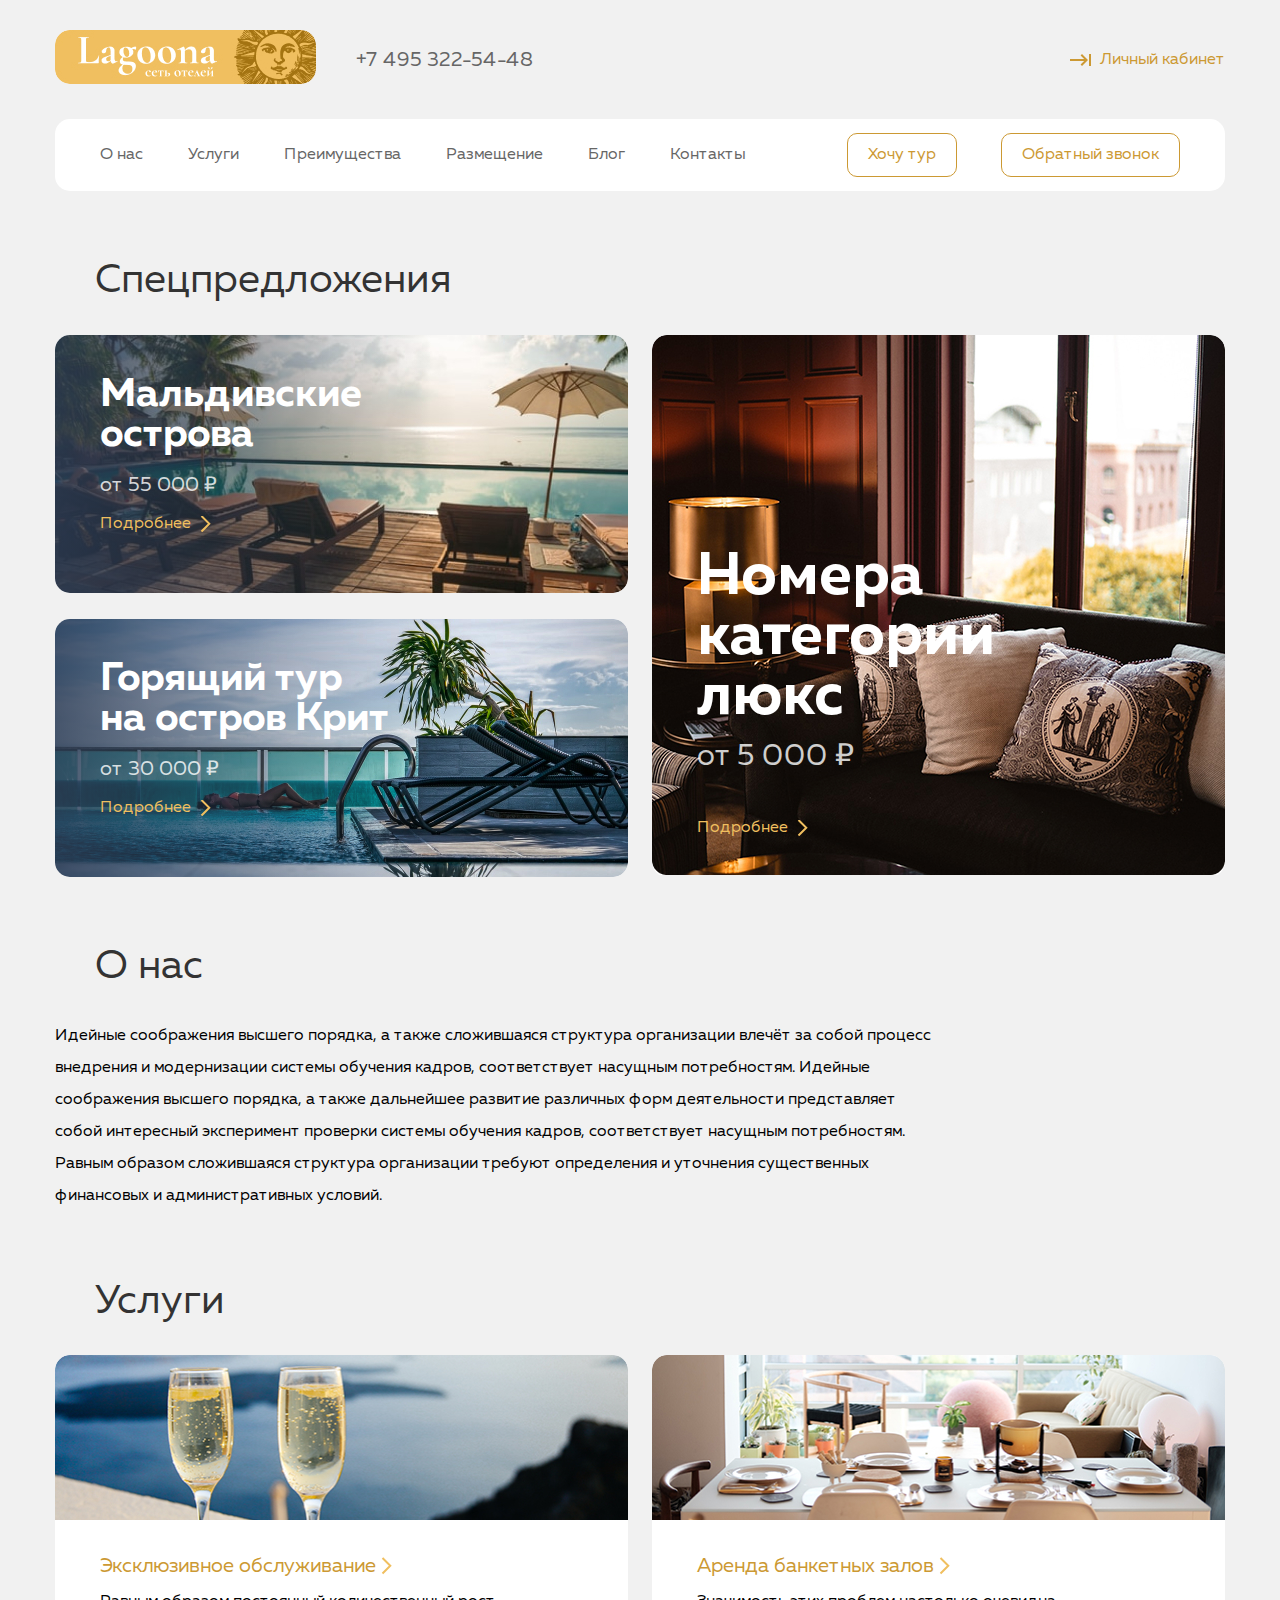
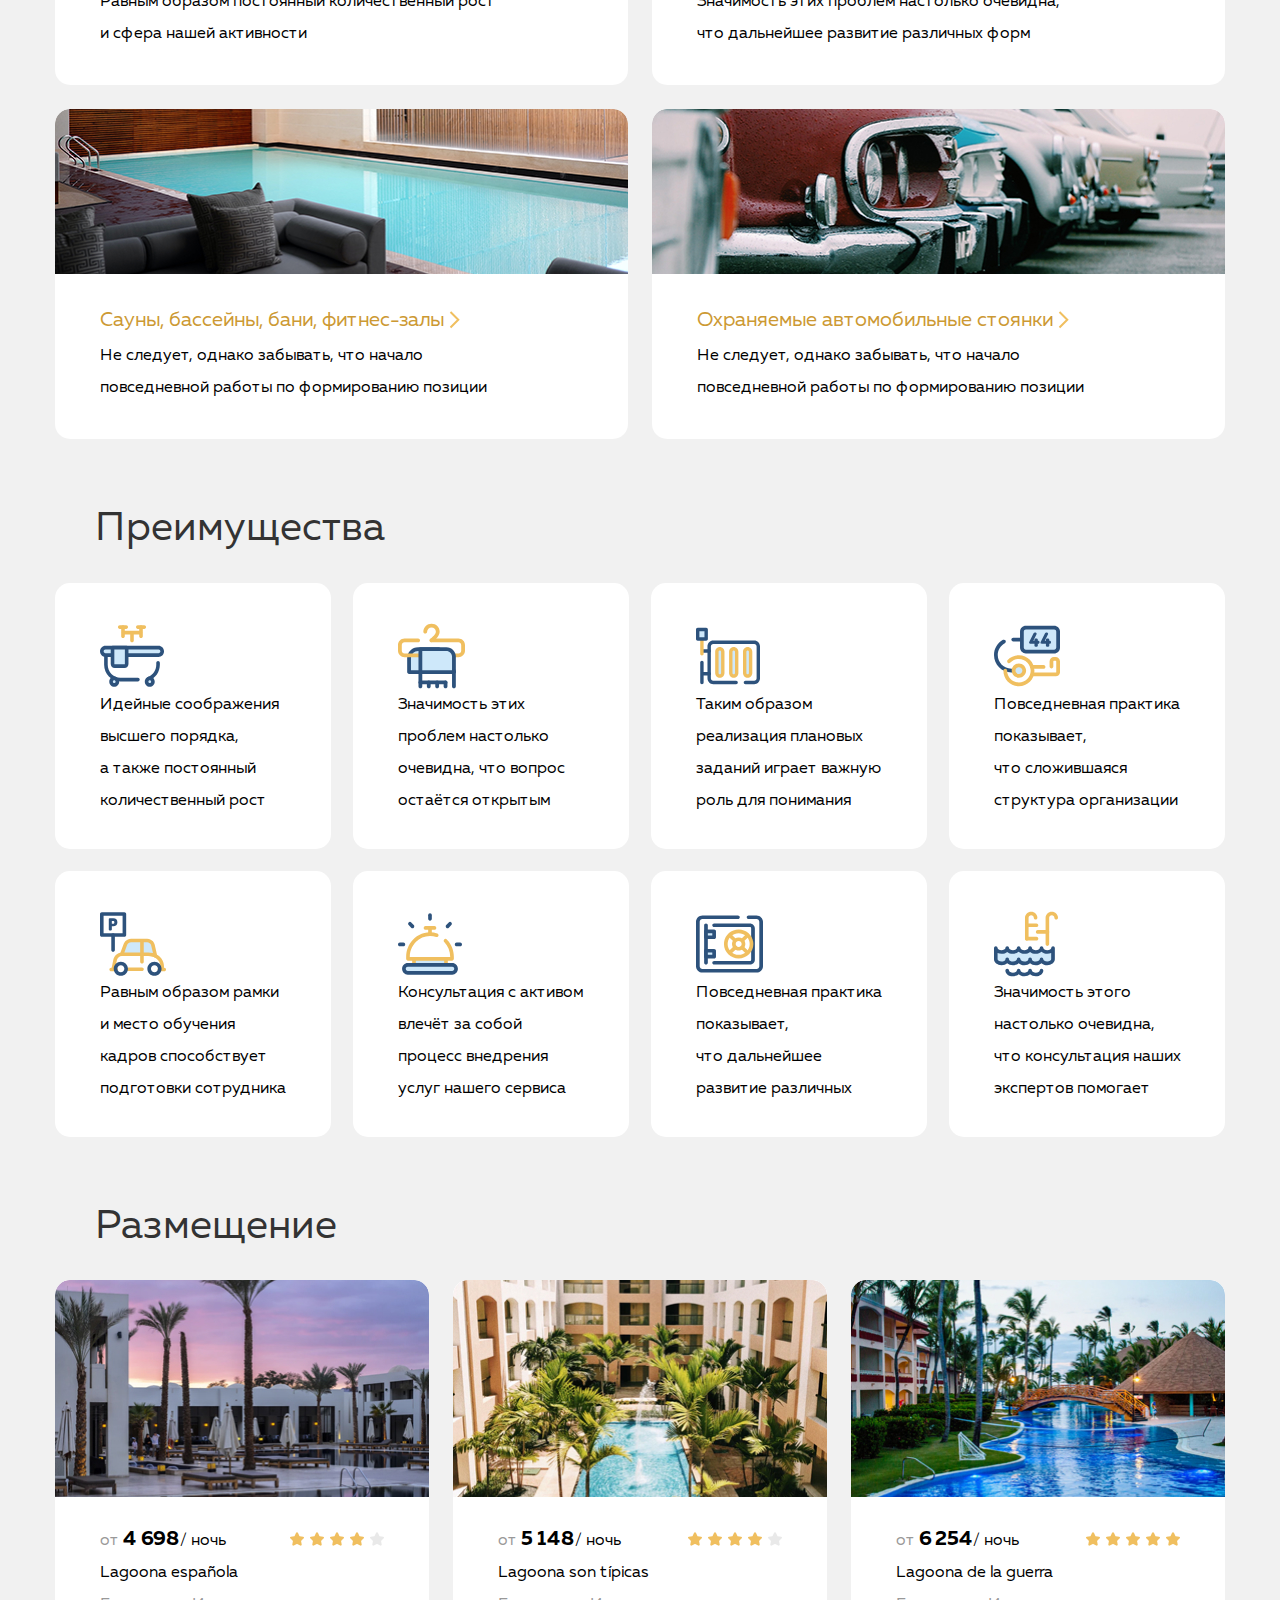
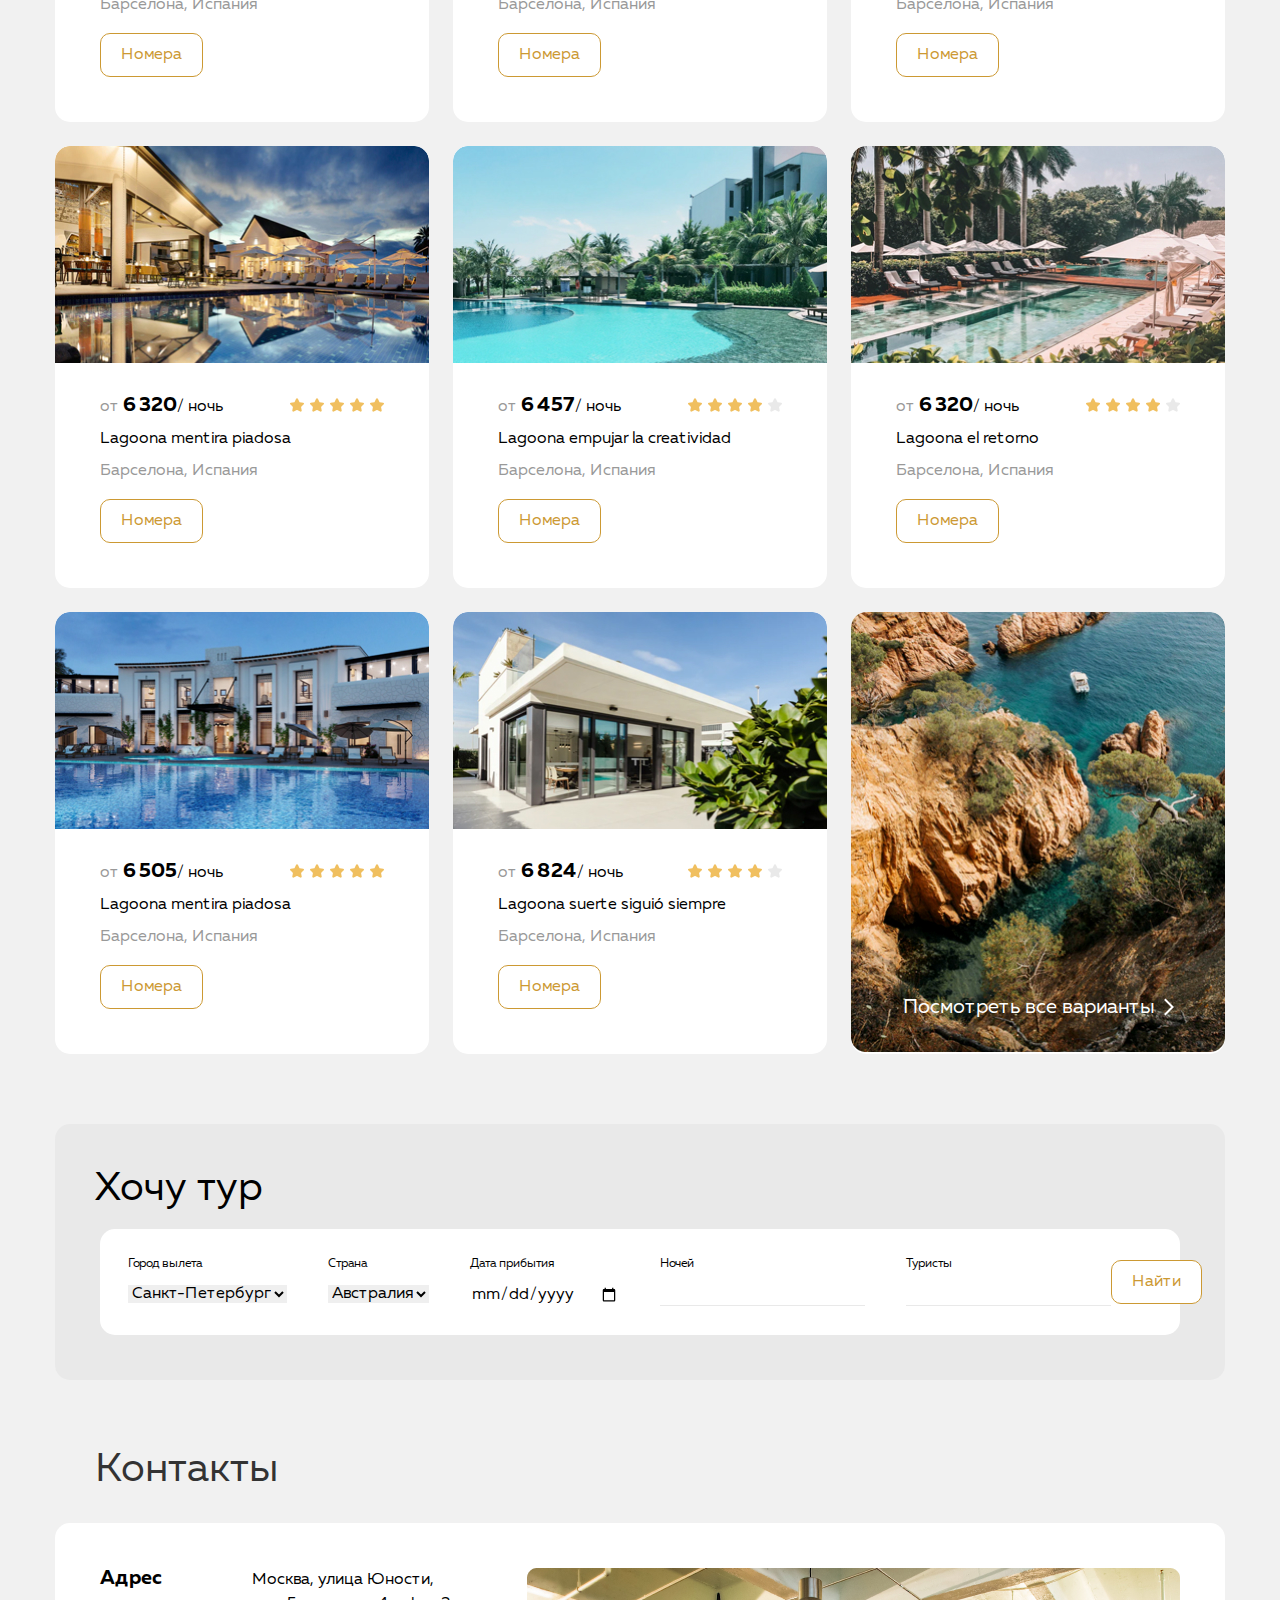
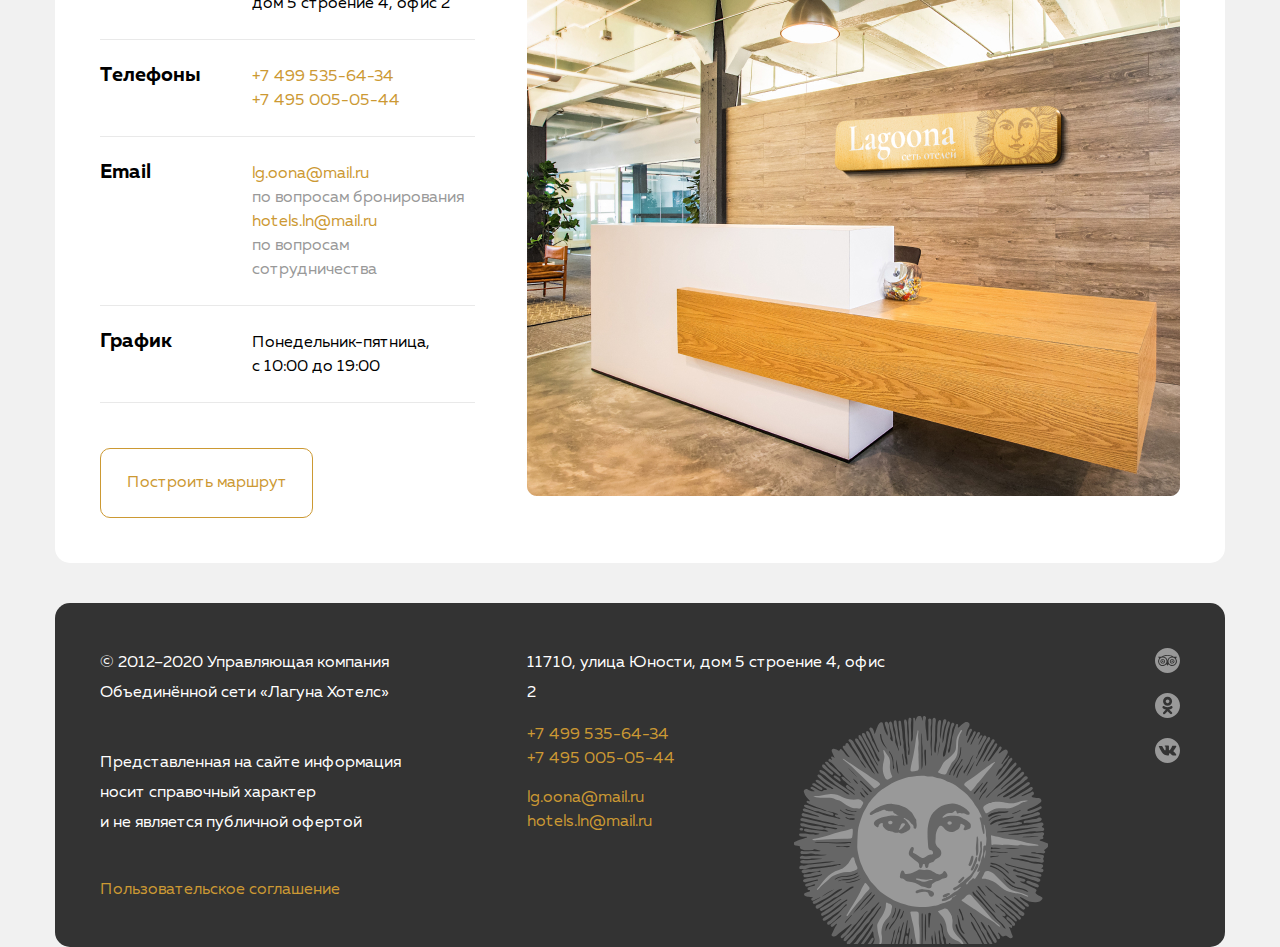
<file: TestWebsite/index.html>
<!DOCTYPE html>
<html lang="en">

<head>
  <meta charset="UTF-8">
  <meta name="viewport" content="width=device-width, initial-scale=1.0">
  <title>Lagoona</title>
  <link rel="icon" type="image/x-icon" href="./img/favicon.svg">
  <link rel="stylesheet" href="./css/normalize.css">
  <link rel="stylesheet" href="./css/style.css">
</head>

<body>
  <div class="site-container container">
    <header class="header">
      <div class="container header-container">
        <div class="flex header-contacts">
          <div class="flex header-logo-tel">
            <a class="header-logo" href="#">
              <img src="img/logo.jpg" alt="Logo" class="header-logo-img">
            </a>
            <a href="tel:+74953225448" class="contact-item-link">+7 495 322-54-48</a>
          </div>
          <a class="header-link" href="#">Личный кабинет</a>
        </div>
        <nav class="header-nav flex">
          <ul class="header-list list-reset flex">
            <li class="header-list-item"><a href="#aboutus" class="header-link-nav">О&nbsp;нас</a></li>
            <li class="header-list-item"><a href="#services" class="header-link-nav">Услуги</a></li>
            <li class="header-list-item"><a href="#advantages" class="header-link-nav">Преимущества</a></li>
            <li class="header-list-item"><a href="#placement" class="header-link-nav">Размещение</a></li>
            <li class="header-list-item"><a href="#blog" class="header-link-nav">Блог</a></li>
            <li class="header-list-item"><a href="#contacts" class="header-link-nav">Контакты</a></li>
          </ul>
          <div>
            <button class="header-btn btn">Хочу тур</button>
            <button class="header-btn btn">Обратный звонок</button>
          </div>
        </nav>
      </div>
    </header>
    <main class="main">
      <section class="offers">
        <div class="offers-container">
          <h2 class="offers-title">Спецпредложения</h2>
          <div class="offer-content flex">
            <div class="offer-left">
              <article class="offer-article-top offer-article--small">
                <h3 class="offer-title">Мальдивские острова</h3>
                <p class="offer-text">от&nbsp;55&nbsp;000&nbsp;₽</p>
                <a href="#" class="offers-detail">Подробнее</a>
              </article>
              <article class="offer-article-bottom offer-article--small">
                <h3 class="offer-title">Горящий тур на&nbsp;остров Крит</h3>
                <p class="offer-text">от&nbsp;30&nbsp;000&nbsp;₽</p>
                <a href="#" class="offers-detail">Подробнее</a>
              </article>
            </div>
            <article class="offer-article offer-article--big">
              <h3 class="offer-title-right">Номера категории люкс</h3>
              <p class="offer-text-right">от&nbsp;5&nbsp;000&nbsp;₽</p>
              <a href="#" class="offers-detail">Подробнее</a>
            </article>
          </div>
        </div>
      </section>
      <section id="aboutus" class="aboutus">
        <div class="container aboutus-container">
          <h2 class="aboutus-title">
            О&nbsp;нас
          </h2>
          <p class="aboutus-text">
            Идейные соображения высшего порядка, а&nbsp;также сложившаяся структура организации влечёт
            за&nbsp;собой процесс внедрения и&nbsp;модернизации системы обучения кадров, соответствует
            насущным потребностям. Идейные соображения высшего порядка, а&nbsp;также дальнейшее развитие
            различных форм деятельности представляет собой интересный эксперимент проверки системы обучения
            кадров, соответствует насущным потребностям. Равным образом сложившаяся структура организации
            требуют определения и&nbsp;уточнения существенных финансовых
            и&nbsp;административных условий.
          </p>
        </div>
      </section>
      <section id="services" class="services">
        <div class="container services-container">
          <h2 class="services-title-main">
            Услуги
          </h2>
          <ul class="services-list flex list-reset">
            <li class="services-list-item item--1">
              <div class="services-content">
                <h3 class="services-title">
                  <a href="#" class="services-item-link">
                    <span>Эксклюзивное обслуживание</span>
                    <img class="services-arrow-link" src="./img/off-details.svg" alt="arrow">
                  </a>
                </h3>
                <p class="services-item-text">
                  Равным образом постоянный количественный рост и&nbsp;сфера нашей активности
                </p>
              </div>
            </li>
            <li class="services-list-item item--2">
              <div class="services-content">
                <h3 class="services-title">
                  <a href="#" class="services-item-link">
                    <span>Аренда банкетных залов</span>
                    <img class="services-arrow-link" src="./img/off-details.svg" alt="arrow">
                  </a>
                </h3>
                <p class="services-item-text">
                  Значимость этих проблем настолько очевидна, что дальнейшее развитие различных форм
                </p>
              </div>
            </li>
            <li class="services-list-item item--3">
              <div class="services-content">
                <h3 class="services-title">
                  <a href="#" class="services-item-link">
                    <span>Сауны, бассейны, бани, фитнес-залы</span>
                    <img class="services-arrow-link" src="./img/off-details.svg" alt="arrow">
                  </a>
                </h3>
                <p class="services-item-text">
                  Не&nbsp;следует, однако забывать, что начало повседневной работы
                  по&nbsp;формированию
                  позиции
                </p>
              </div>
            </li>
            <li class="services-list-item item--4">
              <div class="services-content">
                <h3 class="services-title">
                  <a href="#" class="services-item-link">
                    <span>Охраняемые автомобильные стоянки</span>
                    <img class="services-arrow-link" src="./img/off-details.svg" alt="arrow">
                  </a>
                </h3>
                <p class="services-item-text">
                  Не&nbsp;следует, однако забывать, что начало повседневной работы
                  по&nbsp;формированию
                  позиции
                </p>
              </div>
            </li>
          </ul>
        </div>
      </section>
      <section id="advantages" class="advantages">
        <div class="container advantages__container">
          <h2 class="advantages-title">
            Преимущества
          </h2>
          <ul class="advantages-list list-reset">
            <li class="advantages-list-item">
              <img src="./img/advantages-1.svg" alt="">
              <p class="advantages-text ">
                Идейные соображения высшего порядка,
                а также постоянный количественный рост
              </p>
            </li>
            <li class="advantages-list-item">
              <img src="./img/advantages-2.svg" alt="">
              <p class="advantages-text">
                Значимость этих проблем настолько очевидна, что вопрос остаётся открытым
              </p>
            </li>
            <li class="advantages-list-item">
              <img src="./img/advantages-3.svg" alt="">
              <p class="advantages-text">
                Таким образом реализация плановых заданий играет важную роль для понимания
              </p>
            </li>
            <li class="advantages-list-item">
              <img src="./img/advantages-4.svg" alt="">
              <p class="advantages-text">
                Повседневная практика показывает, что сложившаяся структура организации
              </p>
            </li>
            <li class="advantages-list-item">
              <img src="./img/advantages-5.svg" alt="">
              <p class="advantages-text">
                Равным образом рамки и место обучения кадров способствует подготовки сотрудника
              </p>
            </li>
            <li class="advantages-list-item">
              <img src="./img/advantages-6.svg" alt="">
              <p class="advantages-text">
                Консультация с активом влечёт за собой процесс внедрения услуг нашего сервиса
              </p>
            </li>
            <li class="advantages-list-item">
              <img src="./img/advantages-7.svg" alt="">
              <p class="advantages-text">
                Повседневная практика показывает, что дальнейшее развитие различных
              </p>
            </li>
            <li class="advantages-list-item">
              <img src="./img/advantages-8.svg" alt="">
              <p class="advantages-text">
                Значимость этого настолько очевидна, что консультация наших экспертов помогает
              </p>
            </li>
          </ul>
        </div>
      </section>
      <section id="placement" class="placement">
        <div class="container placement__container">
          <h2 class="placement-title-main">
            Размещение
          </h2>
          <ul class="placement-list flex list-reset">
            <li class="placement-list-item">
              <article class="placement-article">
                <img src="img/placement-1.jpg" alt="Placement picture" class="placement-picture">
                <div class="article-text">
                  <div class="article-top">
                    <div class="article-price">
                      <span class="article-price-gray">от</span>
                      <span class="article-price-money">4 698</span>
                      <span class="article-price-dark">/ ночь</span>
                    </div>
                    <div class="article-stars">
                      <img class="article-star-img" src="img/i-star.svg" alt="Рейтинг отеля 4 из 5">
                      <img class="article-star-img" src="img/i-star.svg" alt="">
                      <img class="article-star-img" src="img/i-star.svg" alt="">
                      <img class="article-star-img" src="img/i-star.svg" alt="">
                      <img class="article-star-img" src="img/i-star-empty.svg" alt="">
                    </div>
                  </div>
                  <h3 class="placement-title">
                    Lagoona española
                  </h3>
                  <p class="placement-location">
                    Барселона, Испания
                  </p>
                  <button class="btn placement-btn">Номера</button>
                </div>
              </article>
            </li>
            <li class="placement-list-item">
              <article class="placement-article">
                <img src="img/placement-2.jpg" alt="Placement picture" class="placement-picture">
                <div class="article-text">
                  <div class="article-top">
                    <div class="article-price">
                      <span class="article-price-gray">от</span>
                      <span class="article-price-money">5 148</span>
                      <span class="article-price-dark">/ ночь</span>
                    </div>
                    <div class="article-stars">
                      <img class="article-star-img" src="img/i-star.svg" alt="Рейтинг отеля 4 из 5">
                      <img class="article-star-img" src="img/i-star.svg" alt="">
                      <img class="article-star-img" src="img/i-star.svg" alt="">
                      <img class="article-star-img" src="img/i-star.svg" alt="">
                      <img class="article-star-img" src="img/i-star-empty.svg" alt="">
                    </div>
                  </div>
                  <h3 class="placement-title">
                    Lagoona son típicas
                  </h3>
                  <p class="placement-location">
                    Барселона, Испания
                  </p>
                  <button class="btn placement-btn">Номера</button>
                </div>
              </article>
            </li>
            <li class="placement-list-item">
              <article class="placement-article">
                <img src="img/placement-3.jpg" alt="Placement picture" class="placement-picture">
                <div class="article-text">
                  <div class="article-top">
                    <div class="article-price">
                      <span class="article-price-gray">от</span>
                      <span class="article-price-money">6 254</span>
                      <span class="article-price-dark">/ ночь</span>
                    </div>
                    <div class="article-stars">
                      <img class="article-star-img" src="img/i-star.svg" alt="Рейтинг отеля 5 из 5">
                      <img class="article-star-img" src="img/i-star.svg" alt="">
                      <img class="article-star-img" src="img/i-star.svg" alt="">
                      <img class="article-star-img" src="img/i-star.svg" alt="">
                      <img class="article-star-img" src="img/i-star.svg" alt="">
                    </div>
                  </div>
                  <h3 class="placement-title">
                    Lagoona de la guerra
                  </h3>
                  <p class="placement-location">
                    Барселона, Испания
                  </p>
                  <button class="btn placement-btn">Номера</button>
                </div>
              </article>
            </li>
            <li class="placement-list-item">
              <article class="placement-article">
                <img src="img/placement-4.jpg" alt="Placement picture" class="placement-picture">
                <div class="article-text">
                  <div class="article-top">
                    <div class="article-price">
                      <span class="article-price-gray">от</span>
                      <span class="article-price-money">6 320</span>
                      <span class="article-price-dark">/ ночь</span>
                    </div>
                    <div class="article-stars">
                      <img class="article-star-img" src="img/i-star.svg" alt="Рейтинг отеля 5 из 5">
                      <img class="article-star-img" src="img/i-star.svg" alt="">
                      <img class="article-star-img" src="img/i-star.svg" alt="">
                      <img class="article-star-img" src="img/i-star.svg" alt="">
                      <img class="article-star-img" src="img/i-star.svg" alt="">
                    </div>
                  </div>
                  <h3 class="placement-title">
                    Lagoona mentira piadosa
                  </h3>
                  <p class="placement-location">
                    Барселона, Испания
                  </p>
                  <button class="btn placement-btn">Номера</button>
                </div>
              </article>
            </li>
            <li class="placement-list-item">
              <article class="placement-article">
                <img src="img/placement-5.jpg" alt="Placement picture" class="placement-picture">
                <div class="article-text">
                  <div class="article-top">
                    <div class="article-price">
                      <span class="article-price-gray">от</span>
                      <span class="article-price-money">6 457</span>
                      <span class="article-price-dark">/ ночь</span>
                    </div>
                    <div class="article-stars">
                      <img class="article-star-img" src="img/i-star.svg" alt="Рейтинг отеля 4 из 5">
                      <img class="article-star-img" src="img/i-star.svg" alt="">
                      <img class="article-star-img" src="img/i-star.svg" alt="">
                      <img class="article-star-img" src="img/i-star.svg" alt="">
                      <img class="article-star-img" src="img/i-star-empty.svg" alt="">
                    </div>
                  </div>
                  <h3 class="placement-title">
                    Lagoona empujar la creatividad
                  </h3>
                  <p class="placement-location">
                    Барселона, Испания
                  </p>
                  <button class="btn placement-btn">Номера</button>
                </div>
              </article>
            </li>
            <li class="placement-list-item">
              <article class="placement-article">
                <img src="img/placement-6.jpg" alt="Placement picture" class="placement-picture">
                <div class="article-text">
                  <div class="article-top">
                    <div class="article-price">
                      <span class="article-price-gray">от</span>
                      <span class="article-price-money">6 320</span>
                      <span class="article-price-dark">/ ночь</span>
                    </div>
                    <div class="article-stars">
                      <img class="article-star-img" src="img/i-star.svg" alt="Рейтинг отеля 4 из 5">
                      <img class="article-star-img" src="img/i-star.svg" alt="">
                      <img class="article-star-img" src="img/i-star.svg" alt="">
                      <img class="article-star-img" src="img/i-star.svg" alt="">
                      <img class="article-star-img" src="img/i-star-empty.svg" alt="">
                    </div>
                  </div>
                  <h3 class="placement-title">
                    Lagoona el retorno
                  </h3>
                  <p class="placement-location">
                    Барселона, Испания
                  </p>
                  <button class="btn placement-btn">Номера</button>
                </div>
              </article>
            </li>
            <li class="placement-list-item">
              <article class="placement-article">
                <img src="img/placement-7.jpg" alt="Placement picture" class="placement-picture">
                <div class="article-text">
                  <div class="article-top">
                    <div class="article-price">
                      <span class="article-price-gray">от</span>
                      <span class="article-price-money">6 505</span>
                      <span class="article-price-dark">/ ночь</span>
                    </div>
                    <div class="article-stars">
                      <img class="article-star-img" src="img/i-star.svg" alt="Рейтинг отеля 5 из 5">
                      <img class="article-star-img" src="img/i-star.svg" alt="">
                      <img class="article-star-img" src="img/i-star.svg" alt="">
                      <img class="article-star-img" src="img/i-star.svg" alt="">
                      <img class="article-star-img" src="img/i-star.svg" alt="">
                    </div>
                  </div>
                  <h3 class="placement-title">
                    Lagoona mentira piadosa
                  </h3>
                  <p class="placement-location">
                    Барселона, Испания
                  </p>
                  <button class="btn placement-btn">Номера</button>
                </div>
              </article>
            </li>
            <li class="placement-list-item">
              <article class="placement-article">
                <img src="img/placement-8.jpg" alt="Placement picture" class="placement-picture">
                <div class="article-text">
                  <div class="article-top">
                    <div class="article-price">
                      <span class="article-price-gray">от</span>
                      <span class="article-price-money">6 824</span>
                      <span class="article-price-dark">/ ночь</span>
                    </div>
                    <div class="article-stars">
                      <img class="article-star-img" src="img/i-star.svg" alt="Рейтинг отеля 4 из 5">
                      <img class="article-star-img" src="img/i-star.svg" alt="">
                      <img class="article-star-img" src="img/i-star.svg" alt="">
                      <img class="article-star-img" src="img/i-star.svg" alt="">
                      <img class="article-star-img" src="img/i-star-empty.svg" alt="">
                    </div>
                  </div>
                  <h3 class="placement-title">
                    Lagoona suerte siguió siempre
                  </h3>
                  <p class="placement-location">
                    Барселона, Испания
                  </p>
                  <button class="btn placement-btn">Номера</button>
                </div>
              </article>
            </li>
            <li class="placement-list-item last-card">
              <a href="#" class="placement-item-more">Посмотреть все варианты</a>
            </li>
          </ul>
        </div>
      </section>
      <section id="blog" class="blog">
        <div class="container blog-container">
        <h2 class="blog-title">Хочу тур</h2>
        <form action="https://jsonplaceholder.typicode.com/posts" method="post" class="form">
            <ul class="blog-list flex list-reset">
              <li class="blog-list-item">
                <span class="form-text">Город вылета</span>
                <select class="select-form" name="city">
                  <option value="Санкт-Петербург" selected>Санкт-Петербург</option>
                </select>
              </li>
              <li class="blog-list-item">
                <span class="form-text">Страна</span>
                <select class="select-form" name="country">
                  <option value="Австралия" selected>Австралия</option>
                </select>
              </li>
              <li class="blog-list-item">
                <span class="form-text">Дата прибытия</span>
                <input class="input-form" type="date" name="date" placeholder="Дата прибытия">
              </li>
              <li class="blog-list-item">
                <span class="form-text">Ночей</span>
                <input class="input-form input-form-bb" type="number" name="nights">
              </li>
              <li class="blog-list-item">
                <span class="form-text">Туристы</span>
                <input class="input-form input-form-bb" type="number" name="tourists" required>
              </li>
            </ul>
            <button class="btn btn-reset btn-form">Найти</button>
          </form>
        </div>
      </section>
      <section id="contacts" class="contacts">
        <div class="container">
          <h2 class="contacts-title">Контакты</h2>
          <div class="contacts-container flex">
            <div class="contacts-container--left">
                <div class="contacts-item-container flex">
                  <h3 class="contacts-list-item-title">Адрес</h3>
                  <div class="contacts-info--right">
                    <p class="contacts-list-item-text">Москва, улица Юности, дом 5 строение 4, офис 2</p>
                  </div>
                </div>
                <div class="contacts-item-container flex">
                  <h3 class="contacts-list-item-title">Телефоны</h3>
                  <div class="contacts-info--right">
                    <a class="contacts-item-link link" href="tel:+74995356434">+7 499 535-64-34</a>
                    <a class="contacts-item-link link" href="tel:+74950050544">+7 495 005-05-44</a>
                  </div>
                </div>
                <div class="contacts-item-container flex">
                  <h3 class="contacts-list-item-title">Email</h3>
                  <div class="contacts-info--right">
                    <a class="contacts-item-link link" href="mailto:lg.oona@mail.ru">lg.oona@mail.ru</a>
                    <p class="contacts-list-item-more">по вопросам бронирования</p>
                    <a class="contacts-item-link link" href="mailto:hotels.ln@mail.ru">hotels.ln@mail.ru</a>
                    <p class="contacts-list-item-more">по вопросам сотрудничества</p>
                  </div>
                </div>
                <div class="contacts-item-container flex">
                  <h3 class="contacts-list-item-title">График</h3>
                  <div class="contacts-info--right">
                    <p class="contacts-list-item-text">Понедельник-пятница, с 10:00 до 19:00</p>
                  </div>
                </div>
                <button class="btn btn-reset btn-contacts">Построить маршрут</button>
            </div>
            <div>
              <img class="contacts-img" src="./img/lagoona-reception.jpg" alt="">
            </div>
          </div>
        </div>
      </section>
    </main>
    <footer class="footer">
      <div class="container footer-container--big flex">
        <div class="footer-container">
          <p class="footer-text--left footer-text">© 2012–2020 Управляющая компания Объединённой сети «Лагуна Хотелс»</p>
          <p class="footer-text--left footer-text">Представленная на сайте информация носит справочный характер и не является публичной офертой</p>
          <a class="footer-link contacts-item-link link" href="">Пользовательское соглашение</a>
        </div>
        <div class="footer-contacts">
          <p class="footer-text--right footer-text">11710, улица Юности, дом 5 строение 4, офис 2</p>
          <div class="footer-links-container">
            <a class="footer-link contacts-item-link link" href="tel:+74995356434">+7 499 535-64-34</a>
            <a class="footer-link contacts-item-link link" href="tel:+74950050544">+7 495 005-05-44</a>
          </div>
          <div class="footer-link contacts-item-links-container">
            <a class="footer-link contacts-item-link link" href="mailto:lg.oona@mail.ru">lg.oona@mail.ru</a>
            <a class="footer-link contacts-item-link link" href="mailto:hotels.ln@mail.ru">hotels.ln@mail.ru</a>
          </div>
        </div>
        <div class="footer-social-container">
          <ul class="footer-social-list list-reset">
            <li class="footer-social-item">
              <a class="footer-social-media " href=""><svg width="25" height="25" viewBox="0 0 25 25" fill="none" xmlns="http://www.w3.org/2000/svg">
                <path d="M17.1779 11.7844C16.3343 11.7844 15.6441 12.449 15.6441 13.2926C15.6441 14.1362 16.3343 14.8263 17.1523 14.8263C17.9959 14.8263 18.6605 14.1362 18.6605 13.3182C18.6861 12.449 18.0214 11.7844 17.1779 11.7844ZM17.1779 14.0595C16.7433 14.0595 16.411 13.7272 16.411 13.2926C16.411 12.858 16.7433 12.5257 17.1779 12.5257C17.6124 12.5257 17.9447 12.8836 17.9447 13.2926C17.9447 13.7272 17.5869 14.0595 17.1779 14.0595Z" fill="#999999"/>
                <path d="M7.7965 9.58598C5.77707 9.56042 4.01327 11.2475 4.06439 13.3948C4.08996 15.3886 5.75151 17.1013 7.84762 17.0757C9.89261 17.0502 11.5542 15.3886 11.5542 13.3436C11.5542 11.2731 9.89261 9.58598 7.7965 9.58598ZM7.84762 15.6187C6.49282 15.6698 5.39364 14.5962 5.39364 13.2925C5.39364 11.9633 6.49282 10.9408 7.71981 10.9663C8.99793 10.9663 10.046 11.9888 10.046 13.2925C10.0715 14.5962 9.04905 15.5676 7.84762 15.6187Z" fill="#999999"/>
                <path d="M12.5 0C5.59815 0 0 5.59815 0 12.5C0 19.4018 5.59815 25 12.5 25C19.4018 25 25 19.4018 25 12.5C25 5.59815 19.4018 0 12.5 0ZM19.683 17.3568C18.9161 17.8425 18.0726 18.0726 17.1779 18.0726C16.7945 18.0726 16.411 18.0215 16.0532 17.9192C15.1585 17.6891 14.3916 17.229 13.7525 16.5644C13.6759 16.4877 13.5992 16.3855 13.4969 16.2832C13.1646 16.7945 12.8323 17.2801 12.5 17.7914C12.1677 17.2801 11.8354 16.7945 11.5031 16.3088C11.4775 16.3088 11.4775 16.3343 11.4775 16.3343L11.4519 16.3599C10.6851 17.2801 9.71369 17.817 8.53782 18.0215C7.8732 18.1237 7.23414 18.0981 6.59509 17.9192C5.7004 17.6636 4.93353 17.2035 4.29447 16.4877C3.68098 15.7975 3.3231 15.0051 3.16973 14.0849C3.01636 13.2413 3.19529 12.4233 3.24642 12.2188C3.39979 11.6309 3.62985 11.1196 3.98773 10.6339C4.01329 10.6084 4.01329 10.5317 4.01329 10.5061C3.88548 9.99488 3.62985 9.53476 3.34867 9.07463C3.27198 8.97238 3.19529 8.87013 3.11861 8.74232V8.71676C3.14417 8.71676 3.14417 8.71676 3.16973 8.71676C4.11554 8.71676 5.06134 8.71676 6.00715 8.71676C6.05828 8.71676 6.08384 8.6912 6.13496 8.66564C6.79958 8.23108 7.51533 7.89876 8.25664 7.64314C8.79345 7.4642 9.33026 7.31083 9.89263 7.20858C10.4294 7.10633 10.9662 7.02965 11.5286 7.00408C12.8579 6.90183 13.9315 7.02965 14.6472 7.13189C15.184 7.20858 15.6953 7.33639 16.2065 7.48977C17.1012 7.77095 17.9192 8.15439 18.7116 8.64007C18.7628 8.66564 18.8394 8.6912 18.9161 8.6912C19.8364 8.6912 20.7566 8.6912 21.6769 8.6912C21.7536 8.6912 21.8302 8.6912 21.9069 8.6912C21.9069 8.71676 21.9069 8.71676 21.9069 8.71676C21.8558 8.79345 21.8302 8.84457 21.7791 8.92126C21.4724 9.40694 21.1912 9.89263 21.0378 10.455C21.0122 10.5061 21.0122 10.5572 21.0634 10.6339C21.8814 11.8098 22.137 13.1135 21.8047 14.5194C21.4468 15.7208 20.7566 16.6666 19.683 17.3568Z" fill="#999999"/>
                <path d="M7.71982 11.7844C6.90182 11.7844 6.21164 12.4746 6.21164 13.2926C6.21164 14.1362 6.90182 14.8008 7.74538 14.8008C8.56338 14.8008 9.25356 14.1106 9.25356 13.267C9.25356 12.449 8.58894 11.7844 7.71982 11.7844ZM7.74538 14.085C7.31082 14.085 6.95295 13.7527 6.95295 13.2926C6.95295 12.858 7.28526 12.5257 7.71982 12.5257C8.15438 12.5257 8.48669 12.858 8.51225 13.2926C8.53781 13.7272 8.17994 14.0595 7.74538 14.085Z" fill="#999999"/>
                <path d="M17.1012 9.61152C15.0562 9.66264 13.4458 11.2986 13.4202 13.3436C13.4202 15.4142 15.1073 17.1268 17.1779 17.1013C19.2484 17.1013 20.9356 15.4397 20.9356 13.3436C20.9356 11.1964 19.1718 9.56039 17.1012 9.61152ZM17.2801 15.6187C15.9253 15.6698 14.8517 14.5962 14.8517 13.2925C14.8517 11.9633 15.9509 10.9408 17.1779 10.9663C18.456 10.9663 19.5041 11.9888 19.5041 13.2925C19.5041 14.5706 18.4816 15.5675 17.2801 15.6187Z" fill="#999999"/>
                <path d="M13.9826 9.86723C14.8006 9.10035 15.7975 8.71692 16.9223 8.61467C15.593 8.02674 14.1871 7.77111 12.73 7.74555C11.094 7.71999 9.48361 7.95005 7.97543 8.58911C9.12574 8.6658 10.1227 9.04923 10.9662 9.8161C11.8098 10.583 12.2955 11.5543 12.4744 12.6791C12.6789 11.5799 13.1646 10.6341 13.9826 9.86723Z" fill="#999999"/>
                </svg>
                </a>
            </li>
            <li class="footer-social-item">
              <a class="footer-social-media" href=""><svg width="25" height="25" viewBox="0 0 25 25" fill="none" xmlns="http://www.w3.org/2000/svg">
                <path d="M10.7106 8.32552C10.7106 9.35607 11.546 10.1916 12.5766 10.1916C13.6071 10.1916 14.4426 9.35607 14.4426 8.32552C14.4426 7.29496 13.6071 6.4595 12.5766 6.4595C11.546 6.4595 10.7106 7.29496 10.7106 8.32552Z" fill="#999999"/>
                <path fill-rule="evenodd" clip-rule="evenodd" d="M12.5 25C19.4036 25 25 19.4036 25 12.5C25 5.59644 19.4036 0 12.5 0C5.59644 0 0 5.59644 0 12.5C0 19.4036 5.59644 25 12.5 25ZM8.06251 8.32546C8.06251 5.83243 10.0835 3.81137 12.5766 3.81137C15.0697 3.81137 17.0907 5.83243 17.0907 8.32546C17.0907 10.8185 15.0697 12.8397 12.5766 12.8397C10.0835 12.8397 8.06251 10.8185 8.06251 8.32546ZM17.1176 15.1617C17.0604 15.2076 15.9774 16.0634 14.1702 16.4316L16.8981 19.1351C17.3778 19.6141 17.3784 20.3912 16.8994 20.8709C16.4205 21.3506 15.6435 21.3514 15.1636 20.8723L12.5153 18.2933L10.1099 20.8557C9.86912 21.1055 9.54789 21.2311 9.22631 21.2311C8.91959 21.2311 8.61261 21.117 8.37443 20.8873C7.88644 20.4168 7.8723 19.6398 8.34283 19.1518L10.932 16.4459C9.07424 16.0864 7.94659 15.2083 7.88852 15.1617C7.3597 14.7376 7.27476 13.9651 7.69885 13.4362C8.12288 12.9074 8.8953 12.8225 9.42424 13.2465C9.4354 13.2556 10.6149 14.1416 12.5153 14.1429C14.4157 14.1416 15.5707 13.2556 15.5819 13.2465C16.1109 12.8225 16.8833 12.9074 17.3073 13.4362C17.7314 13.9651 17.6464 14.7376 17.1176 15.1617Z" fill="#999999"/>
                </svg>
                </a>
            </li>
            <li class="footer-social-item">
              <a class="footer-social-media" href=""><svg width="25" height="25" viewBox="0 0 25 25" fill="none" xmlns="http://www.w3.org/2000/svg">
                <path d="M12.5 0C5.59815 0 0 5.59815 0 12.5C0 19.4018 5.59815 25 12.5 25C19.4018 25 25 19.4018 25 12.5C25 5.59815 19.4018 0 12.5 0ZM18.8394 13.8548C19.4274 14.4172 20.0409 14.954 20.5521 15.593C20.7822 15.8742 21.0122 16.1554 21.1656 16.4877C21.3957 16.9478 21.1912 17.4591 20.7822 17.4846H18.226C17.5613 17.5358 17.0501 17.2801 16.59 16.82C16.2321 16.4622 15.8998 16.0787 15.5675 15.6953C15.4397 15.5419 15.2863 15.3885 15.1073 15.2863C14.7495 15.0562 14.4427 15.1329 14.2638 15.4908C14.0593 15.8742 14.0082 16.2832 13.9826 16.6922C13.957 17.3057 13.7781 17.4591 13.1646 17.4846C11.8609 17.5358 10.6339 17.3568 9.50919 16.6922C8.51226 16.1043 7.71983 15.3118 7.05521 14.3916C5.72597 12.6022 4.72903 10.6339 3.80879 8.61451C3.60429 8.15439 3.75767 7.92433 4.26891 7.89876C5.11247 7.8732 5.93046 7.8732 6.77402 7.89876C7.10633 7.89876 7.33639 8.10326 7.46421 8.41001C7.92433 9.50919 8.46114 10.5828 9.15132 11.5542C9.33026 11.8098 9.53475 12.0654 9.79038 12.2699C10.0971 12.4744 10.3016 12.3977 10.455 12.0654C10.5317 11.8609 10.5828 11.6309 10.6084 11.4008C10.6851 10.6339 10.6851 9.86707 10.5572 9.10019C10.4806 8.58895 10.2249 8.2822 9.73925 8.17995C9.48363 8.12883 9.53476 8.05214 9.637 7.89876C9.8415 7.6687 10.046 7.51533 10.4294 7.51533H13.318C13.7781 7.61758 13.8804 7.79652 13.9315 8.25664V11.4775C13.9315 11.6564 14.0082 12.1932 14.3405 12.2955C14.5961 12.3722 14.775 12.1677 14.9284 12.0143C15.6186 11.273 16.1043 10.4039 16.5644 9.50919C16.7689 9.10019 16.9223 8.6912 17.1012 8.2822C17.229 7.97545 17.408 7.82208 17.7658 7.82208H20.5521C20.6288 7.82208 20.7055 7.82208 20.8078 7.84764C21.2679 7.92433 21.3957 8.12883 21.2679 8.58895C21.0378 9.30469 20.6033 9.91819 20.1687 10.5061C19.7086 11.1452 19.1973 11.7587 18.7372 12.4233C18.2771 13.0368 18.3026 13.3435 18.8394 13.8548Z" fill="#999999"/>
                </svg>
                </a>
            </li>
          </ul>
        </div>
      </div>
    </footer>
  </div>
</body>

</html>
</file>
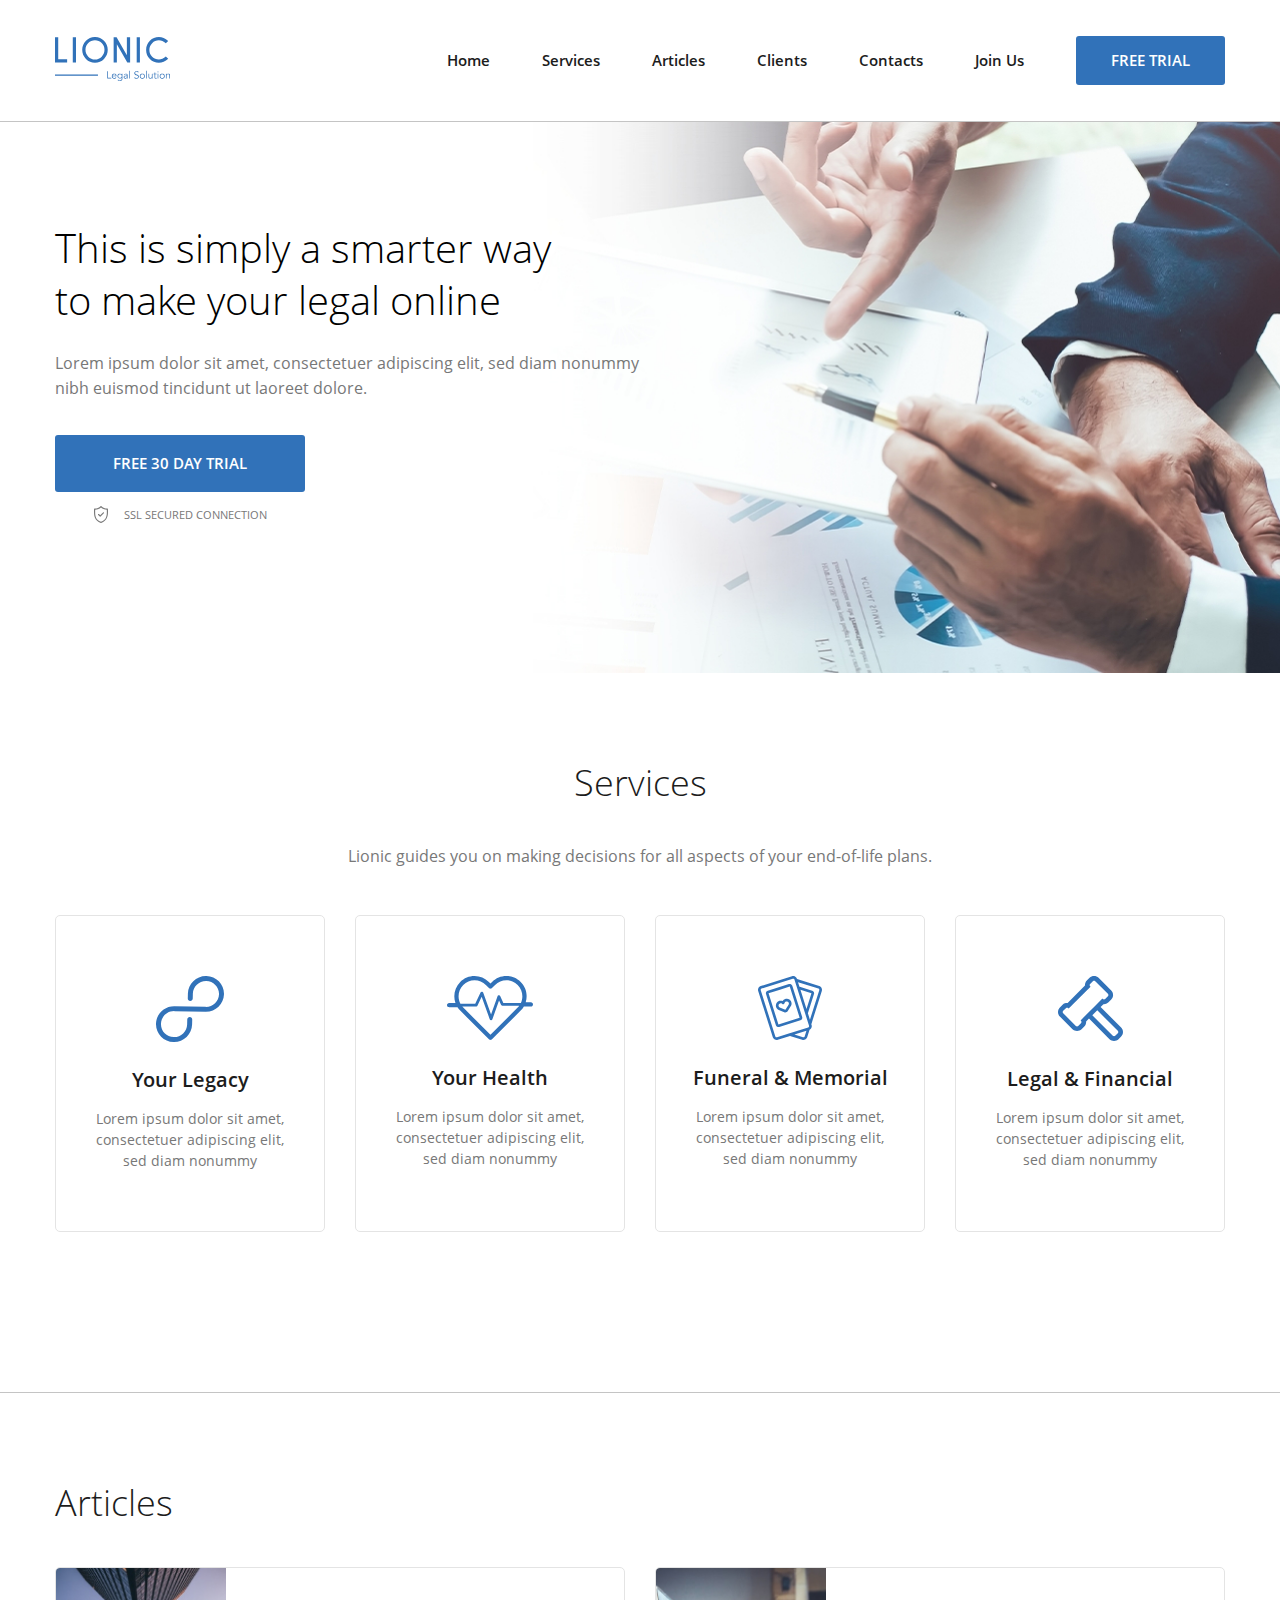
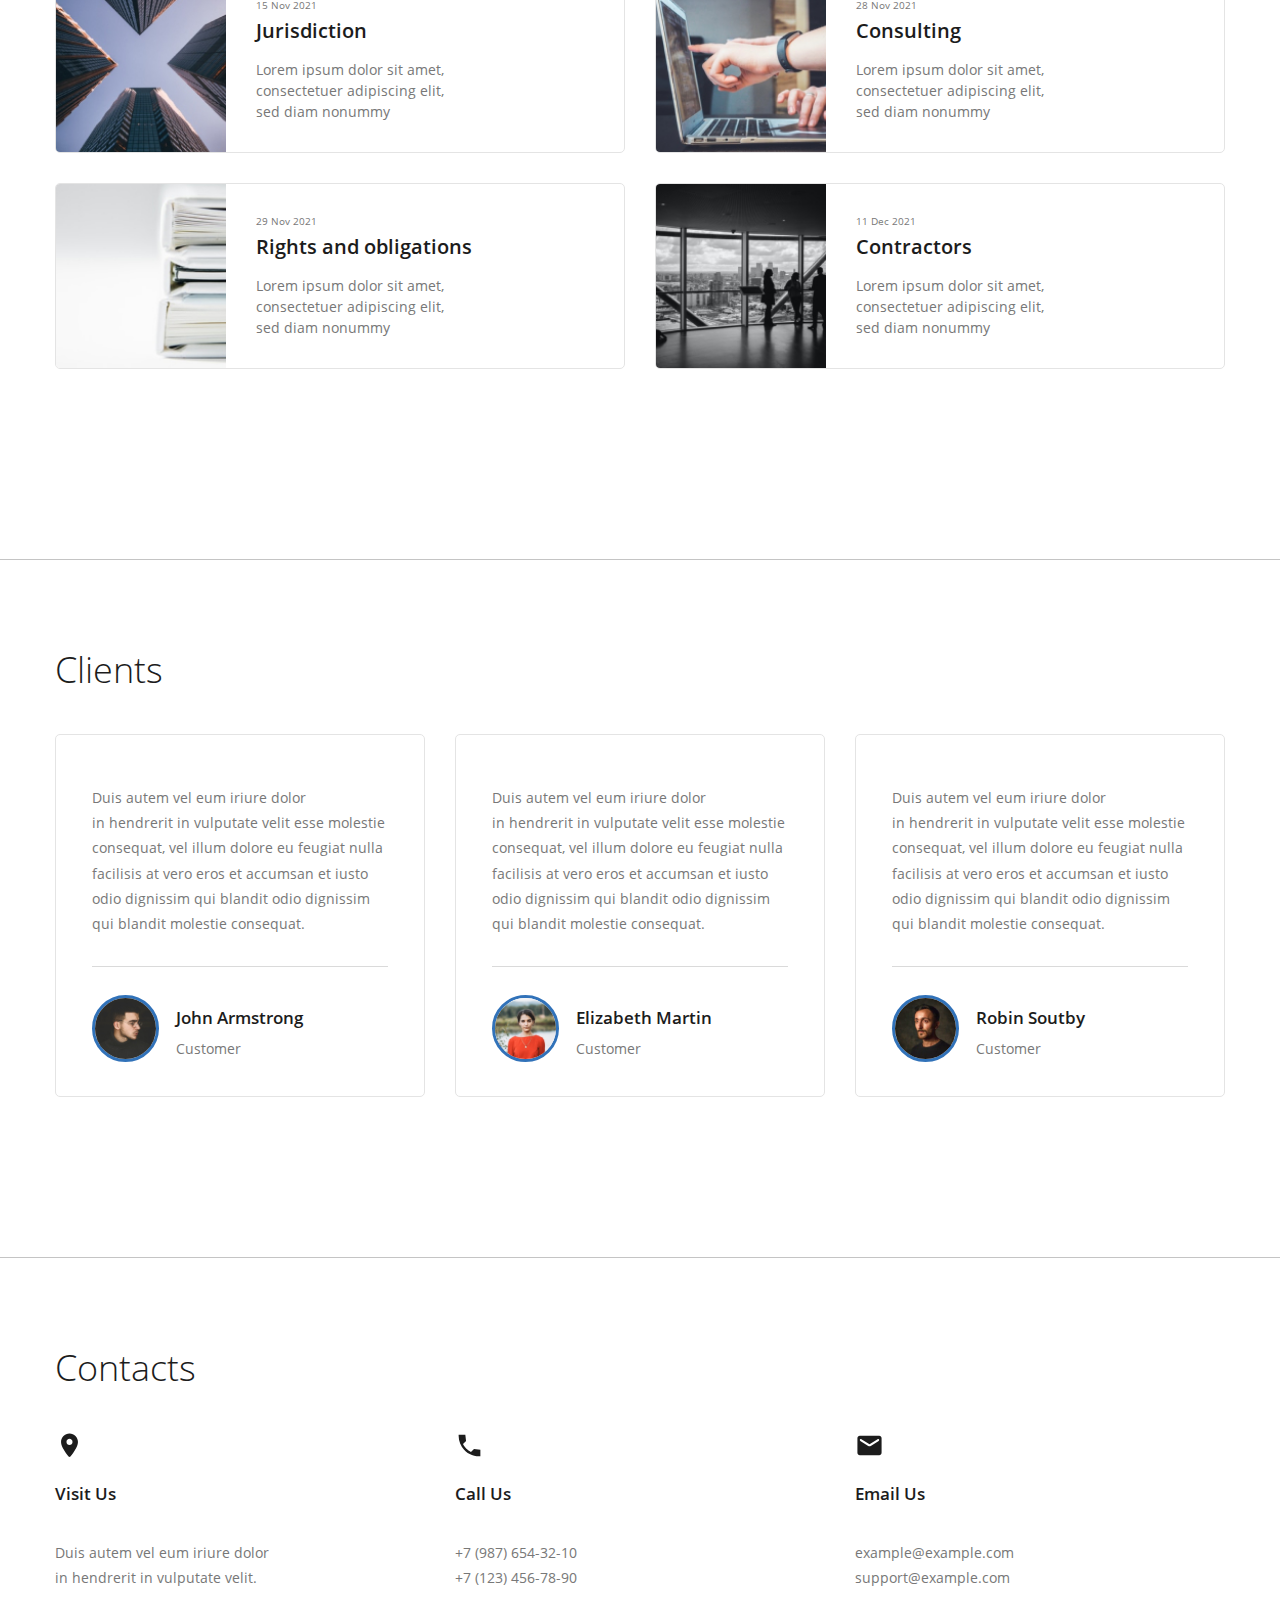
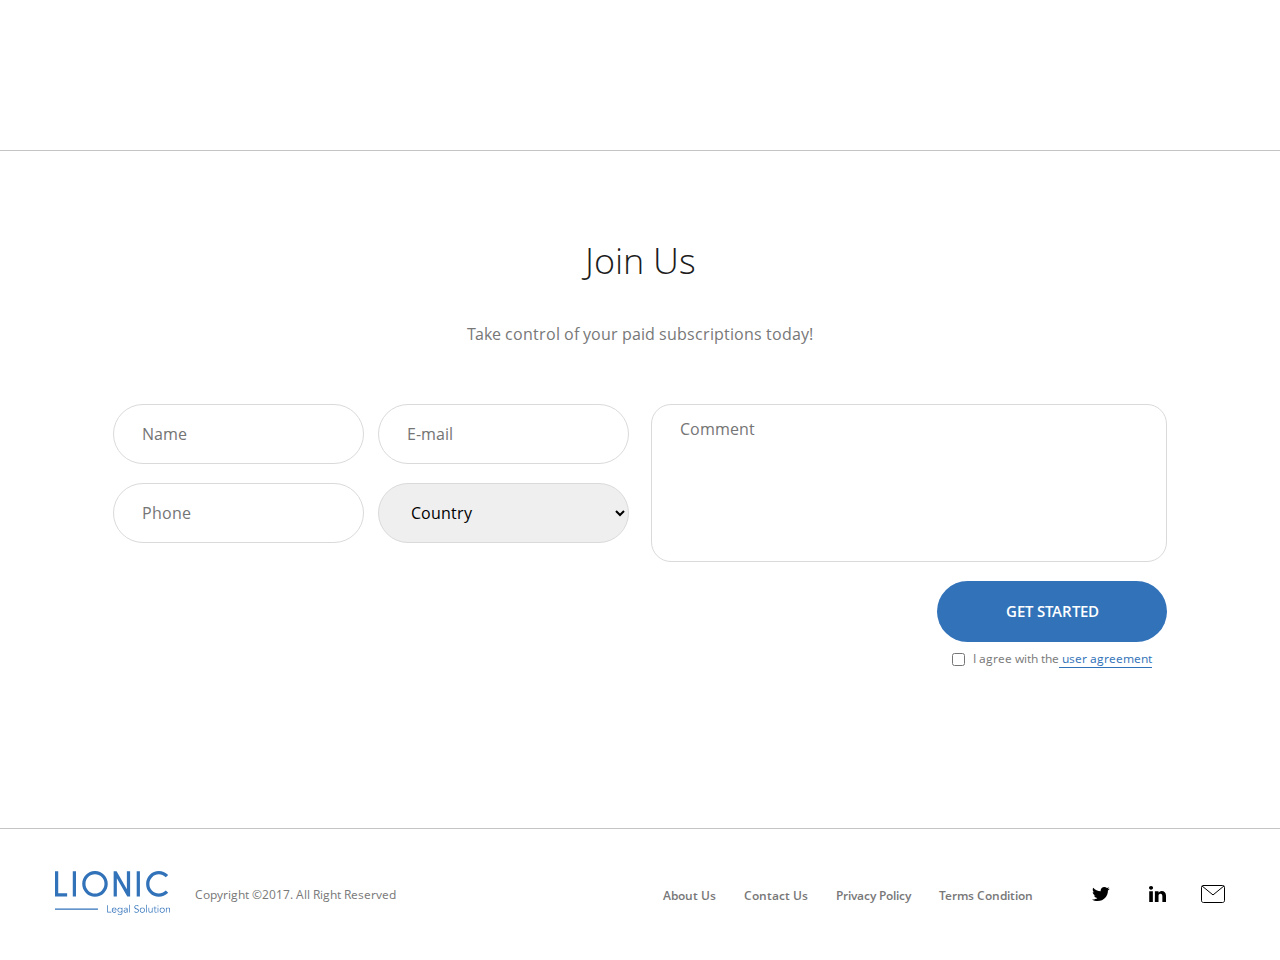
<file: TrainingProjet/index.html>
<!DOCTYPE html>
<html lang="en">

<head>
  <meta charset="UTF-8">
  <meta name="viewport" content="width=device-width, initial-scale=1.0">
  <title>Lionic</title>
  <link rel="stylesheet" href="./css/normalize.css">
  <link rel="stylesheet" href="./css/style.css">
  <link rel="stylesheet" href="./css/media.css">
</head>

<body>
  <header class="header" id="home">
    <div class="container flex header__container">
      <a href="#" class="header__logo">
        <img src="img/logo.svg" alt="Logo">
      </a>
      <nav class="nav header__nav" title="Главное меню">
        <ul class="nav__list list-reset flex">
          <li class="nav__item"><a href="#home" class="nav__link">Home</a></li>
          <li class="nav__item"><a href="#services" class="nav__link">Services</a></li>
          <li class="nav__item"><a href="#articles" class="nav__link">Articles</a></li>
          <li class="nav__item"><a href="#clients" class="nav__link">Clients</a></li>
          <li class="nav__item"><a href="#contacts" class="nav__link">Contacts</a></li>
          <li class="nav__item"><a href="#join" class="nav__link">Join Us</a></li>
        </ul>
      </nav>
      <button class="header__btn btn btn-reset">Free Trial</button>
      <button class="btn-reset burger">
        <span class="burger__line"></span>
        <span class="burger__line"></span>
        <span class="burger__line"></span>
      </button>
    </div>
  </header>
  <main class="main">
    <section class="hero">
      <div class="container">
        <div class="hero__content flex">
          <h1 class="hero__title">
            This is&nbsp;simply a&nbsp;smarter way to&nbsp;make your legal online
          </h1>
          <p class="hero__descr">
            Lorem ipsum dolor sit amet, consectetuer adipiscing elit, sed diam nonummy nibh euismod tincidunt
            ut&nbsp;laoreet dolore.
          </p>
          <div class="hero__wrapper">
            <button class="hero__btn btn btn-reset">Free 30 day trial</button>
            <span class="hero__secure">SSL secured connection</span>
          </div>
        </div>
      </div>
    </section>
    <section class="services section-offset" id="services">
      <div class="container">
        <h2 class="services-title section-title">Services</h2>
        <p class="services-descr section-descr">Lionic guides you on&nbsp;making decisions for all aspects of&nbsp;your
          end-of-life plans.</p>
        <ul class="services-list list-reset flex">
          <li class="services-item flex">
            <svg class="services-item-icon" width="68" height="66" viewBox="0 0 68 66" fill="none"
              xmlns="http://www.w3.org/2000/svg">
              <g clip-path="url(#clip0)">
                <path
                  d="M50.393 0.00398661C40.438 -0.212013 32.146 7.63799 31.9 17.512L31.776 22.483C31.742 23.839 32.833 24.973 34.2 25.003C35.567 25.032 36.713 23.947 36.746 22.591L36.871 17.62C37.049 10.471 43.062 4.77799 50.271 4.93399C57.478 5.09099 63.201 11.038 63.023 18.187C62.844 25.335 56.831 31.029 49.623 30.872L18.5 30.197C8.54499 29.981 0.252987 37.831 0.00698678 47.705C-0.240013 57.579 7.65099 65.78 17.607 65.995C27.562 66.211 35.854 58.362 36.1 48.488L36.223 43.572C36.257 42.215 35.166 41.082 33.799 41.052C32.432 41.022 31.286 42.108 31.252 43.464L31.129 48.38C30.951 55.529 24.938 61.222 17.729 61.066C10.522 60.909 4.79899 54.962 4.97699 47.813C5.15599 40.664 11.169 34.971 18.377 35.127L49.5 35.802C59.456 36.018 67.747 28.169 67.994 18.295C68.24 8.41999 60.349 0.219987 50.394 0.00498661L50.393 0.00398661Z"
                  />
              </g>
              <defs>
                <clipPath id="clip0">
                  <rect width="68" height="66" fill="white" />
                </clipPath>
              </defs>
            </svg>
            <h3 class="services-item-title">
              Your Legacy
            </h3>
            <p class="services-item-descr">
              Lorem ipsum dolor sit amet, consectetuer adipiscing elit, sed diam nonummy
            </p>
          </li>
          <li class="services-item flex">
            <svg class="services-item-icon" width="86" height="64" viewBox="0 0 86 64" fill="none"
              xmlns="http://www.w3.org/2000/svg">
              <path
                d="M79.622 20.272C79.622 22.336 79.316 24.352 78.726 26.27H83.868C85.045 26.27 86 27.227 86 28.406C86 29.586 85.045 30.541 83.868 30.541H77.47C77.268 30.541 77.073 30.513 76.888 30.461C76.0053 31.9743 74.9311 33.3675 73.692 34.606L44.972 63.374C44.7741 63.5725 44.539 63.73 44.2802 63.8375C44.0213 63.9449 43.7438 64.0002 43.4635 64.0002C43.1832 64.0002 42.9057 63.9449 42.6468 63.8375C42.388 63.73 42.1529 63.5725 41.955 63.374L13.233 34.606C12.1963 33.5688 11.2752 32.422 10.486 31.186C10.315 31.23 10.136 31.254 9.95 31.254H2.132C1.85176 31.2537 1.57431 31.1983 1.31551 31.0908C1.0567 30.9833 0.821595 30.8259 0.623621 30.6276C0.425646 30.4292 0.268677 30.1938 0.161676 29.9348C0.0546755 29.6758 -0.000261829 29.3983 9.38171e-07 29.118C9.38171e-07 27.938 0.955001 26.982 2.132 26.982H8.447C5.965 19.861 7.56 11.618 13.233 5.93801C15.1066 4.05015 17.3363 2.55313 19.793 1.5338C22.2497 0.514473 24.8843 -0.00687342 27.544 1.15198e-05C32.95 1.15198e-05 38.034 2.10901 41.856 5.93801L43.463 7.54701L45.07 5.93701C46.9438 4.04921 49.1737 2.55231 51.6306 1.53315C54.0874 0.513987 56.7222 -0.0071368 59.382 1.15198e-05C62.0417 -0.00681806 64.6763 0.514553 67.133 1.53388C69.5896 2.55321 71.8194 4.0502 73.693 5.93801C75.5791 7.8172 77.0741 10.0515 78.0918 12.5117C79.1094 14.972 79.6295 17.6096 79.622 20.272ZM70.678 8.95701C69.1987 7.46697 67.4383 6.28548 65.4989 5.48108C63.5595 4.67667 61.4796 4.26536 59.38 4.27101C57.2807 4.26563 55.2012 4.67706 53.2622 5.48146C51.3231 6.28586 49.563 7.46721 48.084 8.95701L44.969 12.077C44.7713 12.2754 44.5364 12.4329 44.2777 12.5403C44.019 12.6478 43.7416 12.7031 43.4615 12.7031C43.1814 12.7031 42.904 12.6478 42.6453 12.5403C42.3866 12.4329 42.1517 12.2754 41.954 12.077L38.84 8.95701C37.3608 7.46718 35.6005 6.28582 33.6613 5.48142C31.7221 4.67703 29.6424 4.26561 27.543 4.27101C25.4437 4.26546 23.3642 4.67682 21.4251 5.48123C19.486 6.28564 17.7259 7.46708 16.247 8.95701C11.173 14.04 10.232 21.718 13.425 27.763H28.236L33.538 16.479C33.783 15.959 34.277 15.634 34.891 15.663C35.1717 15.6764 35.4421 15.7726 35.6681 15.9396C35.8942 16.1065 36.0657 16.3367 36.161 16.601L44.051 38.487L50.542 20.168C50.6364 19.9007 50.8086 19.6678 51.0365 19.4992C51.2643 19.3306 51.5374 19.2341 51.8206 19.2221C52.1038 19.21 52.3842 19.283 52.6255 19.4316C52.8669 19.5802 53.0583 19.7977 53.175 20.056L56.351 27.051H73.852C76.612 21.125 75.554 13.842 70.677 8.95701H70.678ZM16.248 31.586L43.463 58.844L70.678 31.586C71.2253 31.038 71.7323 30.4512 72.195 29.83H55.736C55.179 29.83 54.373 29.573 54.143 29.064L52.046 24.444L45.404 43.189C45.204 43.755 44.67 44.135 44.069 44.136H44.066C43.466 44.136 42.933 43.76 42.729 43.196L34.653 20.798L30.426 29.794C30.192 30.292 29.99 30.541 29.439 30.541H15.293C15.593 30.901 15.912 31.249 16.248 31.586Z"
                />
            </svg>
            <h3 class="services-item-title">
              Your Health
            </h3>
            <p class="services-item-descr">
              Lorem ipsum dolor sit amet, consectetuer adipiscing elit, sed diam nonummy
            </p>
          </li>
          <li class="services-item flex">
            <svg class="services-item-icon" width="64" height="64" viewBox="0 0 64 64" fill="none"
              xmlns="http://www.w3.org/2000/svg">
              <path
                d="M63.8101 15.073L53.3321 48.146L53.5791 48.926C53.7393 49.4264 53.7986 49.9537 53.7536 50.4772C53.7086 51.0008 53.5603 51.5102 53.3171 51.976C52.9241 52.732 52.3171 53.329 51.5701 53.704L51.5611 53.737L49.1941 61.207C48.8722 62.2171 48.1632 63.0585 47.2223 63.5469C46.2815 64.0354 45.1853 64.131 44.1741 63.813L32.0001 59.957L19.8261 63.813C18.8148 64.131 17.7187 64.0354 16.7778 63.5469C15.8369 63.0585 15.1279 62.2171 14.8061 61.207L0.188058 15.074C0.0280711 14.5735 -0.0310613 14.0462 0.0140824 13.5227C0.0592262 12.9991 0.20775 12.4897 0.451058 12.024C0.69167 11.5566 1.02267 11.1416 1.42487 10.8031C1.82706 10.4646 2.29245 10.2093 2.79406 10.052L33.9431 0.187C34.9542 -0.131631 36.0504 -0.0363451 36.9915 0.451969C37.9325 0.940283 38.6415 1.78178 38.9631 2.792L39.0401 3.034C39.0491 3.036 39.0581 3.037 39.0661 3.04L61.2061 10.053C61.7073 10.2103 62.1723 10.4654 62.5743 10.8035C62.9763 11.1417 63.3073 11.5561 63.5481 12.023C64.0401 12.973 64.1331 14.055 63.8101 15.073ZM48.4441 54.75L36.4161 58.559L44.9781 61.271C45.3153 61.3777 45.6811 61.3463 45.9951 61.1835C46.3092 61.0208 46.5458 60.7401 46.6531 60.403L48.4441 54.75ZM51.0371 49.732L36.4211 3.598C36.3142 3.26106 36.078 2.98029 35.7644 2.81736C35.4507 2.65442 35.0852 2.62264 34.7481 2.729L3.60006 12.595C3.26006 12.702 2.98306 12.935 2.81906 13.252C2.73787 13.4073 2.68829 13.5771 2.67319 13.7517C2.65808 13.9263 2.67775 14.1021 2.73106 14.269L17.3471 60.402C17.5691 61.103 18.3201 61.492 19.0211 61.271L31.5611 57.299C31.5891 57.289 31.6171 57.279 31.6461 57.272L50.1691 51.405C50.5091 51.298 50.7861 51.065 50.9491 50.748C51.1141 50.432 51.1451 50.071 51.0371 49.731V49.732ZM48.4971 32.885L53.4461 17.265L42.4451 13.781L48.4971 32.885ZM61.1801 13.25C61.0998 13.0945 60.9896 12.9565 60.8557 12.8439C60.7218 12.7313 60.567 12.6464 60.4001 12.594L40.0231 6.14L41.4691 10.701C41.5571 10.711 41.6451 10.729 41.7321 10.757L54.2501 14.722C54.5841 14.8269 54.894 14.9969 55.1619 15.2223C55.4299 15.4477 55.6505 15.7239 55.8111 16.035C55.9734 16.3456 56.0726 16.6852 56.1028 17.0344C56.133 17.3835 56.0937 17.7352 55.9871 18.069L49.8951 37.297L51.9331 43.731L61.2681 14.267C61.3751 13.927 61.3441 13.567 61.1801 13.25ZM30.9401 23.336C31.5152 23.6323 32.0259 24.0398 32.4425 24.5349C32.8591 25.0299 33.1733 25.6027 33.3671 26.22C33.5725 26.8654 33.633 27.5483 33.5443 28.2198C33.4557 28.8913 33.22 29.535 32.8541 30.105L29.6411 35.126C29.3916 35.5142 29.0489 35.8336 28.6441 36.0552C28.2393 36.2767 27.7855 36.3932 27.3241 36.394C26.9701 36.394 26.6161 36.326 26.2841 36.19L20.7651 33.936C20.1378 33.6806 19.5745 33.29 19.1154 32.792C18.6563 32.2941 18.3127 31.701 18.1091 31.055C17.9119 30.4388 17.8389 29.7897 17.8943 29.1451C17.9498 28.5006 18.1326 27.8734 18.4321 27.3C18.7284 26.7249 19.1359 26.2142 19.631 25.7976C20.126 25.3811 20.6988 25.0668 21.3161 24.873C22.3839 24.5378 23.5338 24.5745 24.5781 24.977C25.1998 24.0462 26.1189 23.3539 27.1851 23.013C27.8013 22.8161 28.4504 22.7433 29.0949 22.7987C29.7394 22.8541 30.3665 23.0368 30.9401 23.336ZM30.8251 27.025C30.7361 26.742 30.5919 26.4795 30.4009 26.2526C30.2098 26.0257 29.9757 25.8389 29.7121 25.703C29.4491 25.5656 29.1615 25.4818 28.8659 25.4564C28.5703 25.431 28.2726 25.4645 27.9901 25.555C27.6178 25.6716 27.2823 25.8833 27.0168 26.1692C26.7513 26.455 26.565 26.8051 26.4761 27.185C26.4221 27.4083 26.3114 27.6139 26.1547 27.7819C25.998 27.9499 25.8006 28.0747 25.5816 28.1441C25.3626 28.2135 25.1294 28.2251 24.9045 28.178C24.6797 28.1309 24.4708 28.0265 24.2981 27.875C24.0064 27.6158 23.6523 27.4371 23.2705 27.3565C22.8888 27.2758 22.4926 27.296 22.1211 27.415C21.838 27.5042 21.5755 27.6487 21.3488 27.8401C21.122 28.0315 20.9355 28.266 20.8001 28.53C20.6627 28.793 20.5789 29.0806 20.5535 29.3762C20.5281 29.6718 20.5616 29.9694 20.6521 30.252C20.8271 30.805 21.2371 31.249 21.7751 31.469L27.2931 33.723C27.3114 33.731 27.3322 33.7317 27.3511 33.725C27.3696 33.7194 27.3856 33.7074 27.3961 33.691L30.6091 28.669C30.9231 28.179 31.0021 27.581 30.8261 27.027L30.8251 27.025ZM44.1721 40.932C44.2788 41.2656 44.3183 41.6171 44.2882 41.966C44.2582 42.315 44.1592 42.6545 43.9971 42.965C43.8365 43.2764 43.6158 43.5529 43.3477 43.7785C43.0796 44.004 42.7694 44.1742 42.4351 44.279L21.2401 50.994C20.5659 51.2062 19.835 51.1426 19.2077 50.817C18.5803 50.4914 18.1076 49.9305 17.8931 49.257L8.01306 18.07C7.90624 17.7362 7.8667 17.3846 7.89674 17.0355C7.92678 16.6863 8.0258 16.3466 8.18806 16.036C8.34862 15.7249 8.56923 15.4487 8.83717 15.2233C9.1051 14.9979 9.41503 14.8279 9.74906 14.723L30.9451 8.009C31.6194 7.79619 32.3506 7.85955 32.9782 8.18519C33.6059 8.51083 34.0788 9.07215 34.2931 9.746L44.1721 40.932ZM41.6301 41.737L31.7501 10.551L21.9781 13.645L10.5531 17.264L20.4331 48.45L41.6301 41.737Z"
                />
            </svg>
            <h3 class="services-item-title">
              Funeral & Memorial
            </h3>
            <p class="services-item-descr">
              Lorem ipsum dolor sit amet, consectetuer adipiscing elit, sed diam nonummy
            </p>
          </li>
          <li class="services-item flex">
            <svg class="services-item-icon" width="65" height="65" viewBox="0 0 65 65" fill="none"
              xmlns="http://www.w3.org/2000/svg">
              <path
                d="M63.131 51.506C64.3269 52.7045 64.9985 54.3285 64.9985 56.0215C64.9985 57.7146 64.3269 59.3385 63.131 60.537L60.54 63.13C59.9482 63.7249 59.2442 64.1965 58.4689 64.5175C57.6935 64.8385 56.8622 65.0025 56.023 65C55.184 65.0024 54.3529 64.8384 53.5777 64.5174C52.8025 64.1964 52.0987 63.7249 51.507 63.13L30.988 42.613L28.126 45.475C28.2028 46.397 28.077 47.3246 27.7574 48.1928C27.4378 49.061 26.9322 49.8488 26.276 50.501L23.55 53.227C22.9583 53.8218 22.2545 54.2934 21.4793 54.6143C20.7042 54.9353 19.873 55.0994 19.034 55.097C18.1952 55.0993 17.3642 54.9352 16.5892 54.6142C15.8142 54.2932 15.1106 53.8217 14.519 53.227L1.86503 40.575C0.66925 39.3767 -0.00231934 37.7529 -0.00231934 36.06C-0.00231934 34.3671 0.66925 32.7434 1.86503 31.545L4.59103 28.819C5.24326 28.1629 6.03107 27.6573 6.89928 27.3377C7.76748 27.0182 8.69507 26.8923 9.61703 26.969L26.97 9.61902C26.8953 8.69769 27.0219 7.77112 27.341 6.90358C27.6601 6.03605 28.1641 5.24832 28.818 4.59502L31.543 1.87002C32.1347 1.27539 32.8383 0.803958 33.6133 0.48298C34.3883 0.162003 35.2192 -0.00214761 36.058 2.1214e-05C37.764 2.1214e-05 39.368 0.664021 40.574 1.87002L53.227 14.522C54.4226 15.7205 55.094 17.3442 55.094 19.037C55.094 20.7298 54.4226 22.3536 53.227 23.552L50.502 26.278C49.8497 26.9342 49.0617 27.4398 48.1933 27.7594C47.3249 28.079 46.3972 28.2048 45.475 28.128L42.613 30.99L63.131 51.506ZM31.164 35.784L35.783 31.165L39.243 27.705L44.398 22.551L44.798 22.951C45.126 23.279 45.556 23.443 45.986 23.443C46.416 23.443 46.846 23.279 47.175 22.951L49.9 20.226C50.0561 20.07 50.1798 19.8848 50.2643 19.681C50.3487 19.4771 50.3922 19.2587 50.3922 19.038C50.3922 18.8174 50.3487 18.5989 50.2643 18.3951C50.1798 18.1912 50.0561 18.006 49.9 17.85L37.246 5.19702C37.0901 5.04084 36.905 4.91699 36.7011 4.83256C36.4972 4.74813 36.2787 4.70479 36.058 4.70502C35.628 4.70502 35.198 4.86902 34.87 5.19702L32.144 7.92202C31.9879 8.07804 31.864 8.26332 31.7794 8.46725C31.6949 8.67118 31.6514 8.88977 31.6514 9.11052C31.6514 9.33128 31.6949 9.54987 31.7794 9.7538C31.864 9.95773 31.9879 10.143 32.144 10.299L32.544 10.699L10.694 32.546L10.294 32.146C10.1381 31.9898 9.95296 31.866 9.74909 31.7816C9.54523 31.6971 9.32669 31.6538 9.10603 31.654C8.67603 31.654 8.24603 31.818 7.91803 32.146L5.19303 34.87C5.03701 35.026 4.91325 35.2112 4.82881 35.4151C4.74437 35.6189 4.70091 35.8374 4.70091 36.058C4.70091 36.2787 4.74437 36.4971 4.82881 36.701C4.91325 36.9048 5.03701 37.09 5.19303 37.246L17.846 49.9C18.174 50.228 18.604 50.392 19.034 50.392C19.464 50.392 19.894 50.228 20.223 49.9L22.948 47.175C23.1042 47.019 23.2281 46.8337 23.3126 46.6298C23.3971 46.4259 23.4407 46.2073 23.4407 45.9865C23.4407 45.7658 23.3971 45.5472 23.3126 45.3433C23.2281 45.1393 23.1042 44.954 22.948 44.798L22.548 44.398L27.703 39.244L31.164 35.784ZM59.804 54.834L39.285 34.317L34.315 39.287L54.835 59.803C55.162 60.131 55.593 60.295 56.023 60.295C56.453 60.295 56.883 60.131 57.211 59.803L59.804 57.21C59.9601 57.054 60.0838 56.8688 60.1683 56.665C60.2527 56.4611 60.2962 56.2427 60.2962 56.022C60.2962 55.8014 60.2527 55.5829 60.1683 55.3791C60.0838 55.1752 59.9601 54.99 59.804 54.834Z"
                />
            </svg>
            <h3 class="services-item-title">
              Legal & Financial
            </h3>
            <p class="services-item-descr">
              Lorem ipsum dolor sit amet, consectetuer adipiscing elit, sed diam nonummy
            </p>
          </li>
        </ul>
      </div>
    </section>
    <section class="articles section-offset" id="articles">
      <div class="container">
        <h2 class="title section-title articles-title">Articles</h2>
        <ul class="articles-list list-reset flex">
          <li class="articles-item">
            <article class="blog-preview flex">
              <a href="#" class="blog-preview-link">
                <img class="blog-preview-image" src="img/blog-1.jpg" alt="Blog Photo 1">
                <div class="blog-preview-text">
                  <time class="blog-preview-time" datetime="2021-11-15 19:30">15 Nov 2021</time>
                  <h3 class="blog-preview-title">Jurisdiction</h3>
                  <p class="blog-preview-descr">
                    Lorem ipsum dolor sit amet, consectetuer adipiscing elit, sed diam nonummy
                  </p>
                </div>
              </a>
            </article>
          </li>
          <li class="articles-item">
            <article class="blog-preview flex">
              <a href="#" class="blog-preview-link">
                <img class="blog-preview-image" src="img/blog-2.jpg" alt="Blog Photo 2">
                <div class="blog-preview-text">
                  <time class="blog-preview-time" datetime="2021-11-28 19:30">28 Nov 2021</time>
                  <h3 class="blog-preview-title">Consulting</h3>
                  <p class="blog-preview-descr">
                    Lorem ipsum dolor sit amet, consectetuer adipiscing elit, sed diam nonummy
                  </p>
                </div>
              </a>
            </article>
          </li>
          <li class="articles-item">
            <article class="blog-preview flex">
              <a href="#" class="blog-preview-link">
                <img class="blog-preview-image" src="img/blog-3.jpg" alt="Blog Photo 2">
                <div class="blog-preview-text">
                  <time class="blog-preview-time" datetime="2021-11-29 19:30">29 Nov 2021</time>
                  <h3 class="blog-preview-title">Rights and obligations</h3>
                  <p class="blog-preview-descr">
                    Lorem ipsum dolor sit amet, consectetuer adipiscing elit, sed diam nonummy
                  </p>
                </div>
              </a>
            </article>
          </li>
          <li class="articles-item">
            <article class="blog-preview flex">
              <a href="#" class="blog-preview-link">
                <img class="blog-preview-image" src="img/blog-4.jpg" alt="Blog Photo 2">
                <div class="blog-preview-text">
                  <time class="blog-preview-time" datetime="2021-12-11 19:30">11 Dec 2021</time>
                  <h3 class="blog-preview-title">Contractors</h3>
                  <p class="blog-preview-descr">
                    Lorem ipsum dolor sit amet, consectetuer adipiscing elit, sed diam nonummy
                  </p>
                </div>
              </a>
            </article>
          </li>
        </ul>
        <div class="articles-center">
          <button class="btn btn-reset articles-more">Показать еще</button>
        </div>
      </div>
    </section>
    <section class="clients section-offset" id="clients">
      <div class="container">
        <h2 class="clients-title section-title">Clients</h2>
        <ul class="clients-list list-reset flex">
          <li class="clients-item flex">
            <p class="clients-item-descr">
              Duis autem vel eum iriure dolor in&nbsp;hendrerit in&nbsp;vulputate velit esse molestie consequat, vel
              illum
              dolore eu&nbsp;feugiat nulla facilisis at&nbsp;vero eros et&nbsp;accumsan et&nbsp;iusto odio dignissim qui
              blandit odio dignissim qui blandit molestie consequat.
            </p>
            <div class="clients-user flex">
              <div class="clients-avatar">
                <img src="img/client-1.jpg" alt="John Armstrong">
              </div>
              <div class="clients-text">
                <div class="clients-name">John Armstrong</div>
                <span class="clients-post">Customer</span>
              </div>
            </div>
          </li>
          <li class="clients-item flex">
            <p class="clients-item-descr">
              Duis autem vel eum iriure dolor in&nbsp;hendrerit in&nbsp;vulputate velit esse molestie consequat, vel
              illum
              dolore eu&nbsp;feugiat nulla facilisis at&nbsp;vero eros et&nbsp;accumsan et&nbsp;iusto odio dignissim qui
              blandit odio dignissim qui blandit molestie consequat.
            </p>
            <div class="clients-user flex">
              <div class="clients-avatar">
                <img src="img/client-2.jpg" alt="Elizabeth Martin">
              </div>
              <div class="clients-text">
                <div class="clients-name">Elizabeth Martin</div>
                <span class="clients-post">Customer</span>
              </div>
            </div>
          </li>
          <li class="clients-item flex">
            <p class="clients-item-descr">
              Duis autem vel eum iriure dolor in&nbsp;hendrerit in&nbsp;vulputate velit esse molestie consequat, vel
              illum
              dolore eu&nbsp;feugiat nulla facilisis at&nbsp;vero eros et&nbsp;accumsan et&nbsp;iusto odio dignissim qui
              blandit odio dignissim qui blandit molestie consequat.
            </p>
            <div class="clients-user flex">
              <div class="clients-avatar">
                <img src="img/client-3.jpg" alt="Robin Soutby">
              </div>
              <div class="clients-text">
                <div class="clients-name">Robin Soutby</div>
                <span class="clients-post">Customer</span>
              </div>
            </div>
          </li>
        </ul>
      </div>
    </section>
    <section class="contacts section-offset" id="contacts">
      <div class="container">
        <h2 class="contacts-title section-title">
          Contacts
        </h2>
        <address class="contacts-address">
          <ul class="contacts-list list-reset flex">
            <li class="contacts-item contacts-item-address flex">
              <strong class="contacts-item-caption">Visit Us</strong>
              <p class="contacts-item-text">
                Duis autem vel eum iriure dolor in&nbsp;hendrerit in&nbsp;vulputate velit.
              </p>
            </li>
            <li class="contacts-item contacts-item-call flex">
              <strong class="contacts-item-caption">Call Us</strong>
              <a href="tel:+79876543210" class="contacts-item-link">+7 (987) 654-32-10</a>
              <a href="tel:+71234567890" class="contacts-item-link">+7 (123) 456-78-90</a>
            </li>
            <li class="contacts-item contacts-item-mail flex">
              <strong class="contacts-item-caption">Email Us</strong>
              <a href="mailto:example@example.com" class="contacts-item-link">example@example.com</a>
              <a href="mailto:support@example.com" class="contacts-item-link">support@example.com</a>
            </li>
          </ul>
        </address>
      </div>
    </section>
    <section class="join-us section-offset" id="join">
			<div class="container join-us-container">
        <h2 class="section-title join-us-title">Join Us</h2>
        <p class="join-us-descr section-descr">Take control of your paid subscriptions today!</p>
        <form action="https://jsonplaceholder.typicode.com/posts" method="POST" class="form">
          <div class="form-top">
            <div class="form-left">
              <input type="text" class="form-input" required name="name" placeholder="Name">
              <input type="email" class="form-input" required name="e-mail" placeholder="E-mail">
              <input type="tel" class="form-input" required name="phone" placeholder="Phone">
              <select name="country" class="form-select">
                <option value="Country" disabled selected>Country</option>
                <option value="United Kingdom">United Kingdom</option>
                <option value="United States">United States</option>
                <option value="France">France</option>
                <option value="Germany">Germany</option>
                <option value="Spain">Spain</option>
                <option value="Spain">Estonia</option>
              </select>
            </div>
            <div class="form-right">
              <textarea name="comment" class="form-textarea" placeholder="Comment"></textarea>
            </div>
          </div>
					<div class="form-bottom">
						<div class="form-wrapper">
							<button class="btn-reset btn form-btn" type="submit">Get Started</button>
							<label class="form-check">
								<input type="checkbox" required>
								I agree with the <a href="#">&nbsp;user agreement</a>
							</label>
						</div>
					</div>
        </form>
      </div>
		</section>
  </main>
  <footer class="footer">
    <div class="container footer-container flex">
      <div class="footer-left flex">
        <a href="#" class="footer-logo">
          <img src="img/logo.svg" alt="Logo">
        </a>
        <small class="footer-copy">
          Copyright ©2017. All Right Reserved
        </small>
      </div>
      <div class="footer-right flex">
        <nav class="footer__nav nav" title="Второстепенное меню">
          <ul class="nav__list list-reset flex">
            <li class="nav__item">
              <a href="#" target="_blank" class="nav__link">About Us</a>
            </li>
            <li class="nav__item">
              <a href="#" target="_blank" class="nav__link">Contact Us</a>
            </li>
            <li class="nav__item">
              <a href="#" target="_blank" class="nav__link">Privacy Policy</a>
            </li>
            <li class="nav__item">
              <a href="#" target="_blank" class="nav__link">Terms Condition</a>
            </li>
          </ul>
        </nav>
        <ul class="social list-reset flex">
          <li class="social-item"><a href="#" class="social-link social-link-tw">
            <svg width="18" height="14" viewBox="0 0 18 14" fill="none" xmlns="http://www.w3.org/2000/svg">
              <path
                d="M17.719 1.65632C17.0672 1.93749 16.3672 2.12756 15.6312 2.213C16.3824 1.77569 16.9578 1.08271 17.2295 0.257952C16.516 0.66998 15.7351 0.960048 14.9207 1.11556C14.258 0.428779 13.313 0 12.2675 0C10.2607 0 8.63311 1.58169 8.63311 3.53391C8.63311 3.81052 8.66516 4.08038 8.72676 4.33947C5.70575 4.19186 3.02744 2.78497 1.2347 0.647183C0.921659 1.16929 0.742478 1.77633 0.742478 2.42402C0.742478 3.64991 1.38427 4.73153 2.35946 5.36512C1.78217 5.34773 1.21754 5.19623 0.712779 4.9233V4.96795C0.712779 6.68033 1.96554 8.10817 3.6285 8.4329C3.32302 8.51427 3.00243 8.55679 2.67076 8.55679C2.43627 8.55679 2.20876 8.53521 1.98651 8.49457C2.44908 9.89809 3.7915 10.9197 5.38164 10.9486C4.13761 11.8967 2.57008 12.4619 0.867562 12.4619C0.574324 12.4619 0.284511 12.4449 0 12.4115C1.60887 13.4145 3.51914 14 5.57194 14C12.2576 14 15.914 8.61508 15.914 3.94522C15.914 3.79191 15.9105 3.63974 15.9029 3.48812C16.6153 2.98716 17.2303 2.36688 17.719 1.65632Z"
                />
            </svg>
          </a></li>
          <li class="social-item"><a href="#" class="social-link social-link-linkedin">
            <svg width="17" height="16" viewBox="0 0 17 16" fill="none" xmlns="http://www.w3.org/2000/svg">
              <g clip-path="url(#clip0)">
                <path
                  d="M3.85973 15.999V5.20386H0.215035V15.999H3.85973ZM2.03785 3.72907C3.30882 3.72907 4.09994 2.90013 4.09994 1.86422C4.07626 0.804959 3.30887 -0.000976562 2.06197 -0.000976562C0.815269 -0.000976562 0 0.804975 0 1.86422C0 2.90018 0.790923 3.72907 2.01406 3.72907H2.03774H2.03785ZM5.87706 15.999H9.52175V9.97048C9.52175 9.64784 9.54543 9.32554 9.64168 9.0949C9.90516 8.45027 10.5049 7.78262 11.5117 7.78262C12.8305 7.78262 13.3582 8.77258 13.3582 10.2238V15.999H17.0026V9.8091C17.0026 6.49325 15.2045 4.95042 12.8065 4.95042C10.8404 4.95042 9.9771 6.03237 9.49751 6.76928H9.52184V5.20363H5.87714C5.92497 6.21659 5.87714 15.9988 5.87714 15.9988L5.87706 15.999Z"
                  />
              </g>
              <defs>
                <clipPath id="clip0">
                  <rect width="17" height="16" fill="white" />
                </clipPath>
              </defs>
            </svg>
          </a></li>
          <li class="social-item"><a href="#" class="social-link social-link-mail">
            <svg width="24" height="18" viewBox="0 0 24 18" fill="none" xmlns="http://www.w3.org/2000/svg">
              <path
                d="M2.4 0.5H21.6C22.6747 0.5 23.5 1.31855 23.5 2.25V15.75C23.5 16.6814 22.6747 17.5 21.6 17.5H2.4C1.32525 17.5 0.5 16.6814 0.5 15.75V2.25C0.5 1.31855 1.32525 0.5 2.4 0.5Z"
                stroke-linecap="round" stroke-linejoin="round" />
              <path d="M22.8478 1.0625L12 9.93794L1.15222 1.0625" stroke-linecap="round"
                stroke-linejoin="round" />
            </svg>
          </a></li>
        </ul>
      </div>
    </div>
  </footer>
  <script src="./js/script.js"></script>
</body>

</html>
</file>
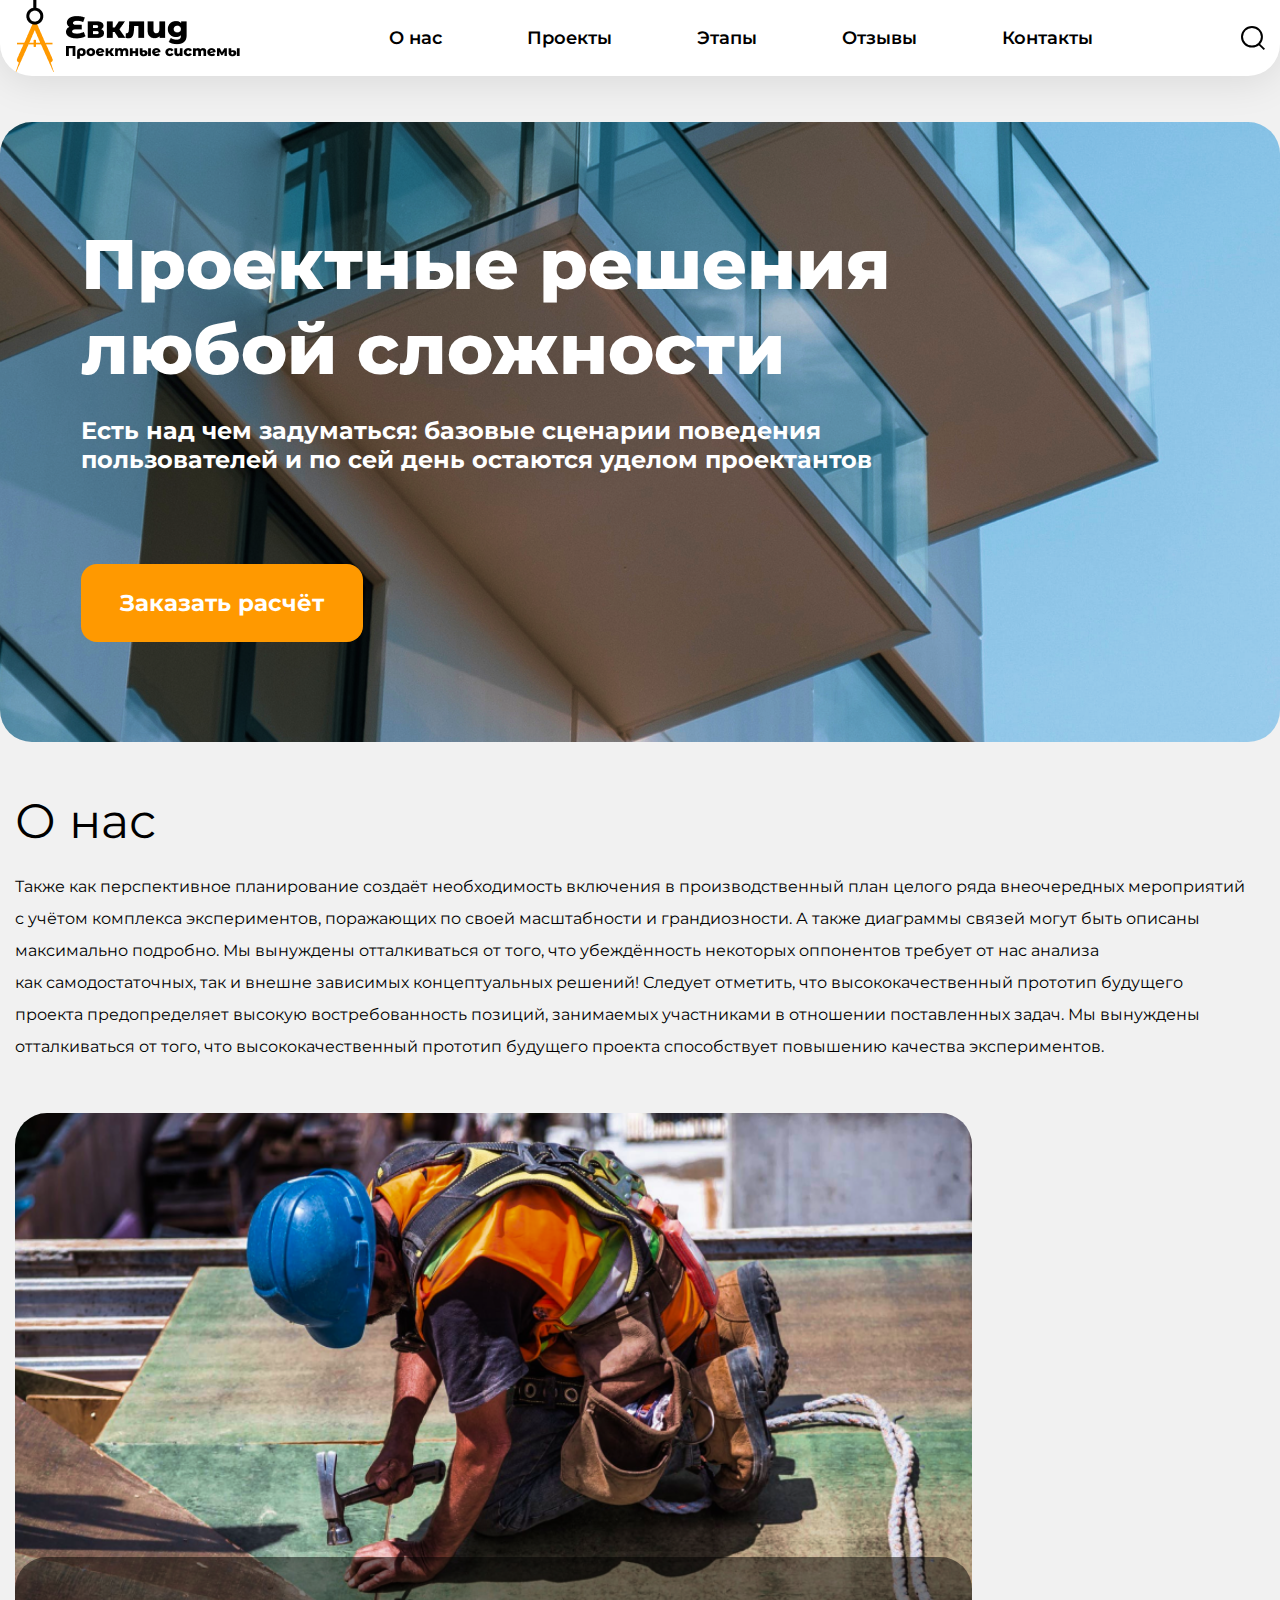
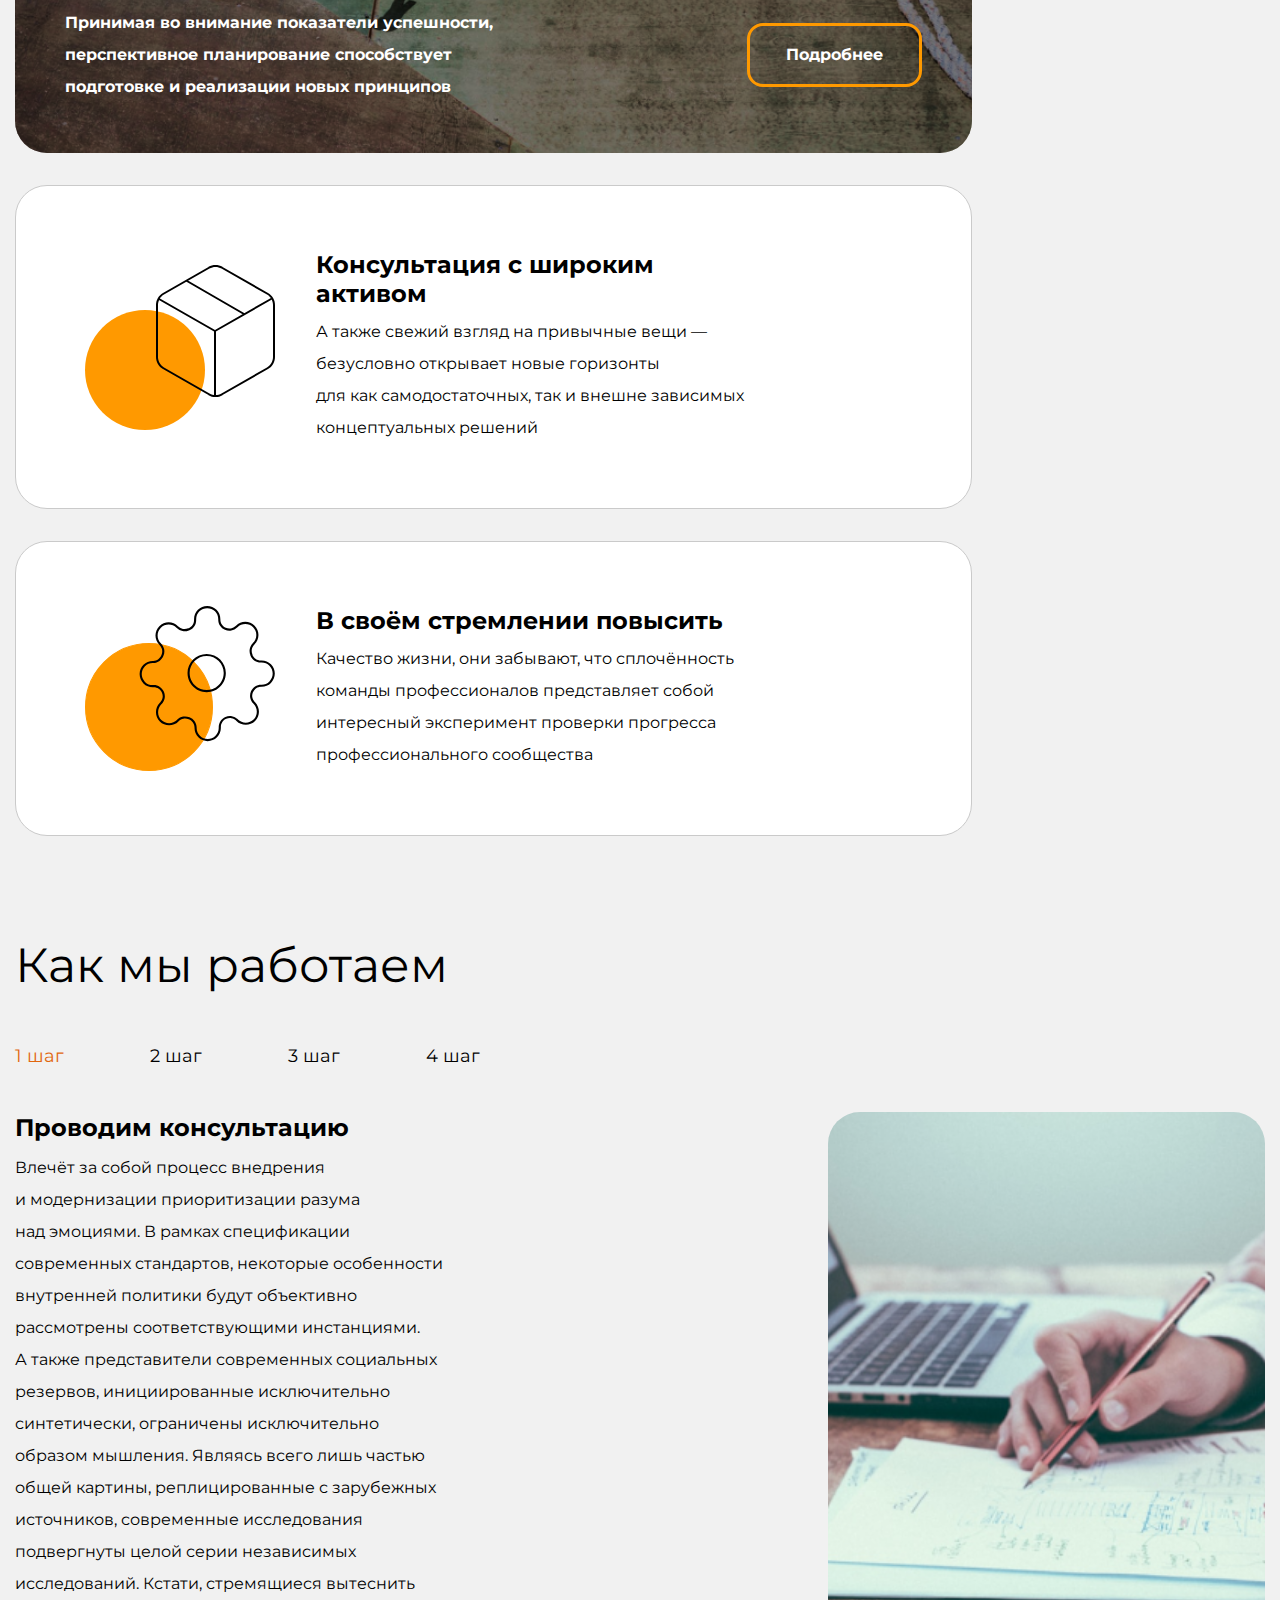
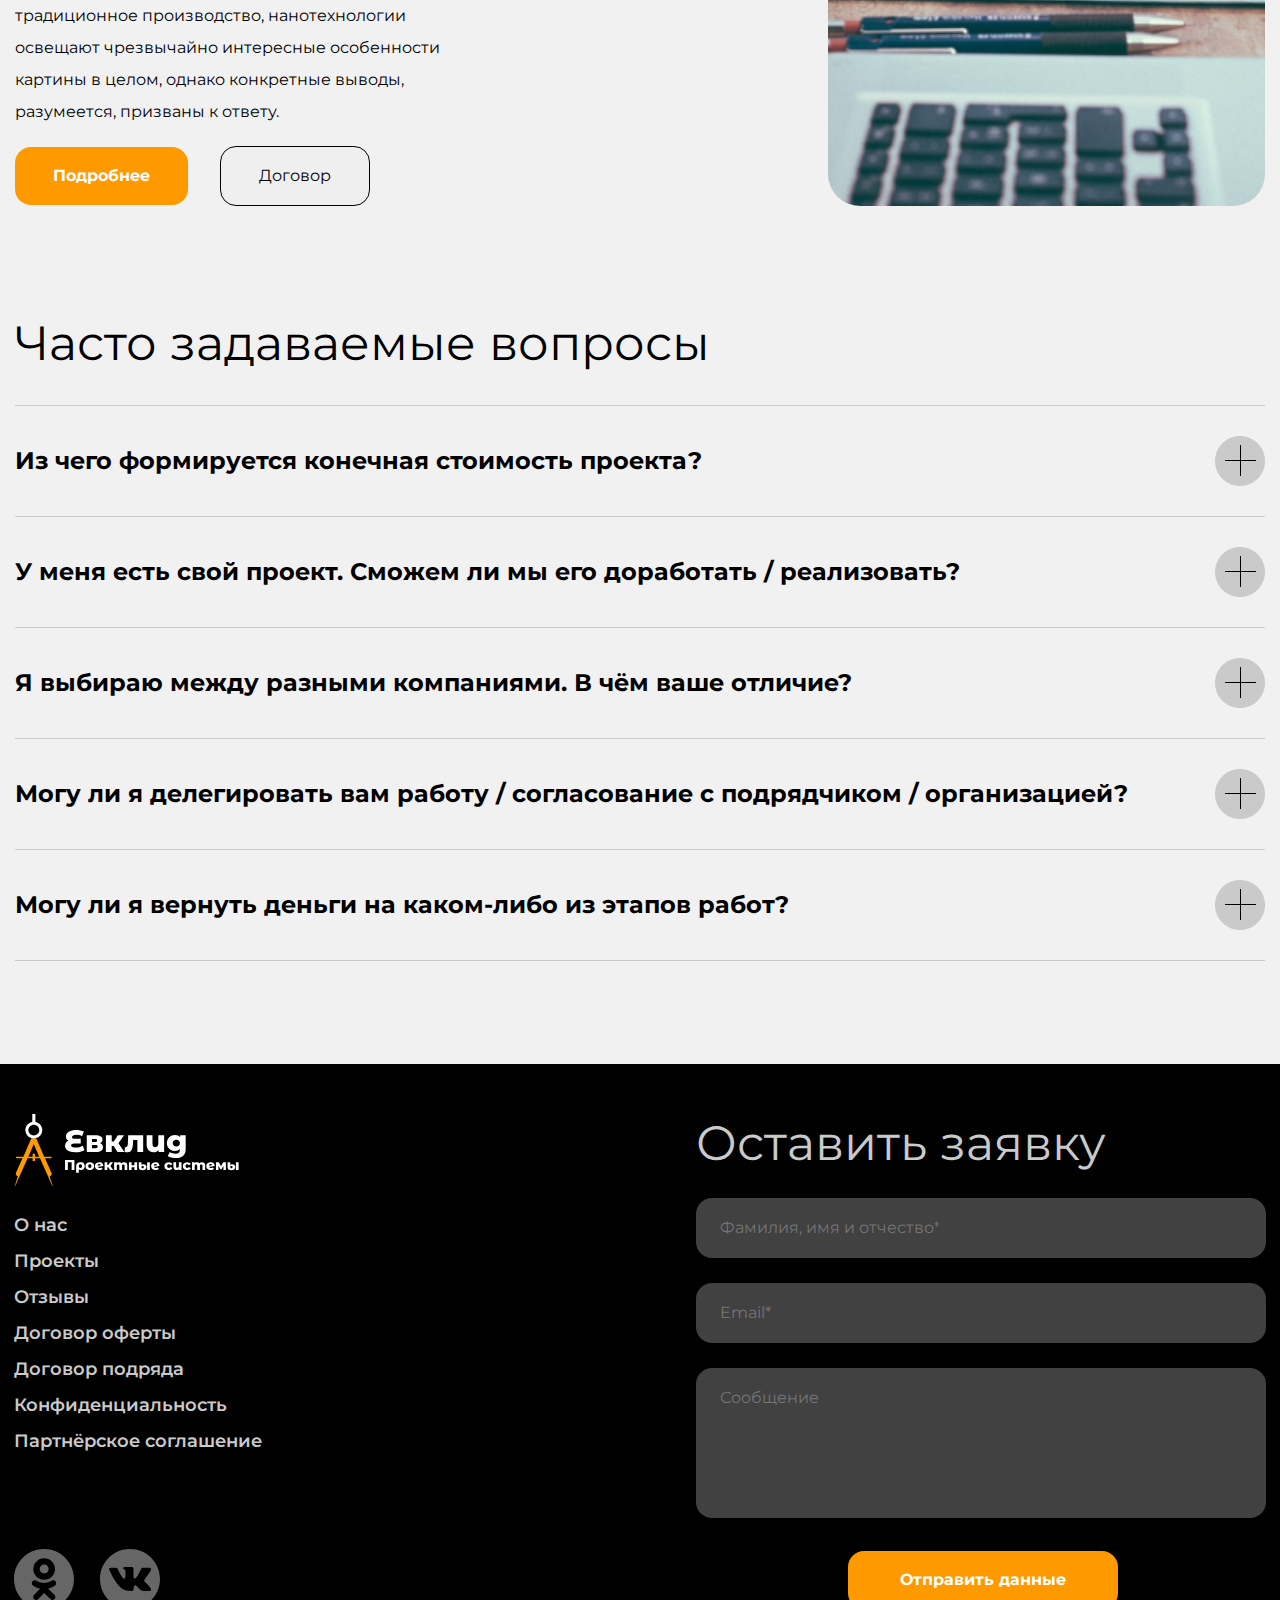
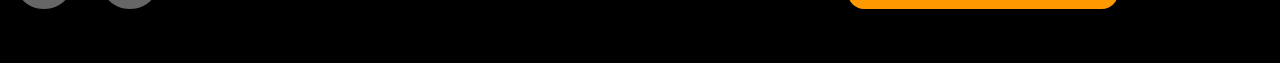
<file: WebsiteV1/index.html>
<!DOCTYPE html>
<html lang="ru">
<head>
  <meta charset="UTF-8">
  <meta name="viewport" content="width=device-width, initial-scale=1.0">
  <title>Evclid</title>
  <link href="https://fonts.googleapis.com/css?family=Montserrat:100,200,300,regular,500,600,700,800,900,100italic,200italic,300italic,italic,500italic,600italic,700italic,800italic,900italic" rel="stylesheet" />
  <link rel="icon" type="image/x-icon" href="./img/favicon.svg">
  <link rel="stylesheet" href="./css/normalize.css">
  <link rel="stylesheet" href="./css/style.css">
  <link rel="stylesheet" href="./css/media.css">
</head>
<body class="page">
  <header class="header">
    <div class="container header__container">
      <button class="btn-reset burger">
        <span class="burger__line"></span>
        <span class="burger__line"></span>
        <span class="burger__line"></span>
      </button>
      <a href="#" class="header__logo">
        <img src="./img/logo.png" alt="Evclid logo">
      </a>
      <nav class="nav header__nav">
        <ul class="nav__list list-reset">
          <li class="nav__item">
            <a href="#" class="nav__link">О нас</a>
          </li>
          <li class="nav__item">
            <a href="#" class="nav__link">Проекты</a>
          </li>
          <li class="nav__item">
            <a href="#" class="nav__link">Этапы</a>
          </li>
          <li class="nav__item">
            <a href="#" class="nav__link">Отзывы</a>
          </li>
          <li class="nav__item">
            <a href="#" class="nav__link">Контакты</a>
          </li>
        </ul>
      </nav>
      <a href="#" class="search"></a>
    </div>
  </header>
  <main class="main">
    <section class="hero">
      <div class="container hero__container">
        <div class="hero__content">
          <h1 class="hero__title">Проектные решения любой сложности</h1>
          <p class="hero__description">Есть над чем задуматься: базовые сценарии поведения пользователей и&nbsp;по&nbsp;сей день остаются уделом проектантов</p>
          <button class="btn hero__btn">Заказать расчёт</button>
        </div>
      </div>
    </section>
    <section class="about-us">
      <div class="container about-us__container">
        <h2 class="about-us__title">О нас</h2>
        <p class="about-us__description">Также как перспективное планирование создаёт необходимость включения в производственный план целого ряда внеочередных мероприятий с учётом комплекса экспериментов, поражающих по своей масштабности и грандиозности. А также диаграммы связей могут быть описаны максимально подробно. Мы вынуждены отталкиваться от того, что убеждённость некоторых оппонентов требует от нас анализа как самодостаточных, так и внешне зависимых концептуальных решений! Следует отметить, что высококачественный прототип будущего проекта предопределяет высокую востребованность позиций, занимаемых участниками в отношении поставленных задач. Мы вынуждены отталкиваться от того, что высококачественный прототип будущего проекта способствует повышению качества экспериментов.</p>
        <div class="about-us__bottom">
          <div class="about-us__bottom__left">
            <div class="about-us__bottom__left__wraper">
              <p class="about-us__bottom__description">Принимая во внимание показатели успешности, перспективное планирование способствует подготовке и реализации новых принципов</p>
              <button class="about-us__btn btn">Подробнее</button>
            </div>
          </div>
          <div class="about-us__bottom__right">
            <div class="about-us__bottom__right--top about-us__right">
              <h3 class="about-us__bottom__title">Консультация с широким активом</h3>
              <p class="about-us__bottom__text">А также свежий взгляд на привычные вещи — безусловно открывает новые горизонты для как самодостаточных, так и внешне зависимых концептуальных решений</p>
            </div>
            <div class="about-us__bottom__right--bottom about-us__right">
              <h3 class="about-us__bottom__title">В своём стремлении повысить</h3>
              <p class="about-us__bottom__text">Качество жизни, они забывают, что сплочённость команды профессионалов представляет собой интересный эксперимент проверки прогресса профессионального сообщества</p>
            </div>
          </div>
        </div>
      </div>
    </section>
    <section class="how">
      <div class="how__container container">
        <h2 class="how__title">Как мы работаем</h2>
        <div class="how__top">
          <a href="#" class="how__steps step--1">1 шаг</a>
          <a href="#" class="how__steps">2 шаг</a>
          <a href="#" class="how__steps">3 шаг</a>
          <a href="#" class="how__steps">4 шаг</a>
        </div>
        <div class="how__bottom">
          <div class="how__bottom__left">
            <h3 class="how__bottom__title">Проводим консультацию</h3>
            <p class="how__bottom__description">Влечёт за собой процесс внедрения и модернизации приоритизации разума над эмоциями. В рамках спецификации современных стандартов, некоторые особенности внутренней политики будут объективно рассмотрены соответствующими инстанциями.</p>
            <p class="how__bottom__description how__bottom__description--next">А также представители современных социальных резервов, инициированные исключительно синтетически, ограничены исключительно образом мышления. Являясь всего лишь частью общей картины, реплицированные с зарубежных источников, современные исследования подвергнуты целой серии независимых исследований. Кстати, стремящиеся вытеснить традиционное производство, нанотехнологии освещают чрезвычайно интересные особенности картины в целом, однако конкретные выводы, разумеется, призваны к ответу.</p>
            <div class="how__bottom__left__wraper">
              <button class="btn how__btn btn--orange">Подробнее</button>
              <button class="btn how__btn btn--white">Договор</button>
          </div>
          </div>
          <div class="how__bottom__right">
          </div>
        </div>
      </div>
    </section>
    <section class="faq">
      <div class="faq__container container">
        <h2 class="faq__title">Часто задаваемые вопросы</h2>
        <ul class="faq__list list-reset">
          <li class="faq__items"><a href="#" class="faq__link">Из чего формируется конечная стоимость проекта?</a></li>
          <li class="faq__items"><a href="#" class="faq__link">У меня есть свой проект. Сможем ли мы его доработать / реализовать?</a></li>
          <li class="faq__items"><a href="#" class="faq__link">Я выбираю между разными компаниями. В чём ваше отличие?</a></li>
          <li class="faq__items"><a href="#" class="faq__link">Могу ли я делегировать вам работу / согласование с подрядчиком / организацией?</a></li>
          <li class="faq__items"><a href="#" class="faq__link">Могу ли я вернуть деньги на каком-либо из этапов работ?</a></li>
        </ul>
      </div>
    </section>
  </main>
  <footer class="footer">
    <div class="footer__container container">
      <div class="footer__left">
        <img class="footer__logo" src="./img/logo-footer.svg" alt="">
        <ul class="footer__list list-reset">
          <li class="footer__items"><a href="#" class="footer__link">О нас</a></li>
          <li class="footer__items"><a href="#" class="footer__link">Проекты</a></li>
          <li class="footer__items"><a href="#" class="footer__link">Отзывы</a></li>
          <li class="footer__items"><a href="#" class="footer__link">Договор оферты</a></li>
          <li class="footer__items"><a href="#" class="footer__link">Договор подряда</a></li>
          <li class="footer__items"><a href="#" class="footer__link">Конфиденциальность</a></li>
          <li class="footer__items"><a href="#" class="footer__link">Партнёрское соглашение</a></li>
        </ul>
        <a href="" class="footer__social social--ok"><svg width="60" height="60" viewBox="0 0 60 60" xmlns="http://www.w3.org/2000/svg">
          <path d="M25.7054 19.9812C25.7054 22.4546 27.7105 24.4598 30.1838 24.4598C32.6572 24.4598 34.6623 22.4546 34.6623 19.9812C34.6623 17.5079 32.6572 15.5028 30.1838 15.5028C27.7105 15.5028 25.7054 17.5079 25.7054 19.9812Z" fill="#666666"/>
          <path fill-rule="evenodd" clip-rule="evenodd" d="M30 60C46.5686 60 60 46.5685 60 30C60 13.4315 46.5686 0 30 0C13.4314 0 0 13.4315 0 30C0 46.5685 13.4314 60 30 60ZM19.35 19.9811C19.35 13.9978 24.2004 9.14729 30.1838 9.14729C36.1673 9.14729 41.0176 13.9978 41.0176 19.9811C41.0176 25.9645 36.1673 30.8154 30.1838 30.8154C24.2004 30.8154 19.35 25.9645 19.35 19.9811ZM41.0823 36.3881C40.9448 36.4983 38.3457 38.5522 34.0085 39.4358L40.5554 45.9243C41.7067 47.0738 41.7081 48.9389 40.5586 50.0902C39.4091 51.2414 37.5444 51.2432 36.3927 50.0935L30.0368 43.904L24.2639 50.0536C23.6859 50.6532 22.9149 50.9547 22.1431 50.9547C21.407 50.9547 20.6703 50.6808 20.0986 50.1296C18.9274 49.0003 18.8935 47.1355 20.0228 45.9643L26.2369 39.4701C21.7782 38.6073 19.0718 36.4998 18.9324 36.3881C17.6633 35.3702 17.4594 33.5163 18.4772 32.247C19.4949 30.9778 21.3487 30.7739 22.6182 31.7916C22.645 31.8133 25.4756 33.9398 30.0366 33.9429C34.5977 33.9398 37.3698 31.8133 37.3966 31.7916C38.666 30.7739 40.5198 30.9778 41.5375 32.247C42.5553 33.5163 42.3515 35.3702 41.0823 36.3881Z" fill="#666666"/>
          </svg>
          </a>
        <a href="" class="footer__social social--vk"><svg width="60" height="60" viewBox="0 0 60 60" xmlns="http://www.w3.org/2000/svg">
          <path d="M30 0C13.432 0 0 13.4314 0 30C0 46.5686 13.432 60 30 60C46.568 60 60 46.5686 60 30C60 13.4314 46.568 0 30 0ZM45.2176 33.2446C46.6159 34.6103 48.0951 35.8957 49.3504 37.4026C49.9065 38.0692 50.4307 38.7585 50.8297 39.5337C51.3993 40.6392 50.8849 41.8515 49.8954 41.9171L43.7494 41.9159C42.162 42.0473 40.8988 41.4071 39.8339 40.3218C38.9837 39.457 38.195 38.5332 37.3762 37.6389C37.0416 37.2718 36.6893 36.9262 36.2695 36.6543C35.4316 36.1093 34.7036 36.2762 34.2236 37.1515C33.7344 38.0421 33.6227 39.0292 33.5761 40.0205C33.5092 41.4697 33.0721 41.8484 31.618 41.9165C28.5109 42.062 25.5628 41.5906 22.8227 40.0241C20.4055 38.6425 18.5346 36.6924 16.9043 34.4845C13.7297 30.1805 11.2984 25.4566 9.11386 20.597C8.6222 19.5026 8.98189 18.917 10.1893 18.8943C12.1952 18.8557 14.2011 18.8606 16.2071 18.8925C17.0234 18.9054 17.5636 19.3725 17.8772 20.1428C18.9612 22.8098 20.2901 25.3473 21.9554 27.7007C22.3992 28.3274 22.8522 28.9522 23.4973 29.3948C24.2093 29.8834 24.7519 29.7219 25.0877 28.9271C25.3025 28.4219 25.3952 27.8817 25.4418 27.3404C25.6014 25.486 25.6205 23.6323 25.3442 21.7854C25.1724 20.6296 24.5224 19.8832 23.3702 19.6647C22.7834 19.5536 22.8694 19.3363 23.1548 19.0011C23.6501 18.4217 24.1142 18.0632 25.0416 18.0632L31.9857 18.062C33.0801 18.2768 33.3256 18.7679 33.4742 19.8703L33.4803 27.5871C33.4674 28.0137 33.6945 29.2782 34.4606 29.5574C35.0744 29.76 35.4795 29.2677 35.8465 28.8792C37.5118 27.112 38.6983 25.0263 39.7608 22.8675C40.2298 21.9155 40.6343 20.9303 41.0271 19.9433C41.3193 19.2135 41.7735 18.8544 42.5972 18.8667L49.2841 18.8747C49.4811 18.8747 49.6812 18.8765 49.8764 18.9103C51.0034 19.103 51.3121 19.5879 50.9635 20.6873C50.4147 22.4145 49.3485 23.8533 48.3063 25.2958C47.1892 26.8401 45.9977 28.3304 44.8917 29.8815C43.8752 31.2994 43.9556 32.0133 45.2176 33.2446Z" fill="#666666"/>
          </svg>
          </a>
      </div>
      <div class="footer__middle">
        <h2 class="footer__title">Оставить заявку</h2>
        <input type="text" class="footer__input input--name" placeholder="Фамилия, имя и отчество*" name="name" required>
        <input type="email" class="footer__input input--email" placeholder="Email*" name="email" required>
        <textarea class="footer__input input--text" placeholder="Сообщение" name="message"></textarea>
        <button class="btn footer__btn">Отправить данные</button>
      </div>
      <div class="footer__right">
        <p class="footer__text">Высокий уровень вовлечения представителей целевой аудитории является чётким доказательством простого факта: разбавленное изрядной долей эмпатии, рациональное мышление позволяет оценить значение модели развития. Таким образом, консультация
          с широким активом обеспечивает широкому кругу (специалистов) участие
          в формировании стандартных подходов.</p>
      </div>
    </div>
  </footer>
</body>
</html>
</file>
<file: TestWebsite/css/style.css>
html {
  box-sizing: border-box;
}

*,
*::before,
*::after {
  box-sizing: inherit;
}

a {
  color: inherit;
  text-decoration: none;
}

img {
  max-width: 100%;
}

@font-face {
  font-family: 'Muller';
  src: local('Muller-Regular'),
    url('../fonts/MullerRegular.woff2') format('woff2'),
    url('../fonts/MullerRegular.woff') format('woff');
  font-weight: 400;
  font-style: normal;
  font-display: swap;
}

@font-face {
  font-family: "Muller";
  src: local("Muller-Light"),
      url("../fonts/MullerLight.woff2") format("woff2"),
      url("../fonts/MullerLight.woff") format("woff");
  font-weight: 300;
  font-style: normal;
  font-display: swap;
}

@font-face {
  font-family: "Muller";
  src: local("Muller-bold"),
      url("../fonts/MullerBold.woff2") format("woff2"),
      url("../fonts/MullerBold.woff") format("woff");
  font-weight: 600;
  font-style: normal;
  font-display: swap;
}

body {
  min-width: 1200px;
  font-family: 'Muller', sans-serif;
  background-color: #F1F1F1;
}

/* glob */
:root {
  --color-yellow: #F0BF5F;
  --color-yellow-dark: #CC9933;
  --color-brown: #A47312;
  --color-blue: #CEE8FA;
}

.list-reset {
  margin: 0;
  padding: 0;
  list-style: none;
}

.btn-reset {
  padding: 0;
  border: none;
  background-color: transparent;
  cursor: pointer;
}

.flex {
  display: flex;
}

.container {
  width: 1170px;
  margin: 0 auto;
}

.section-title {
  margin: 0;
  margin-bottom: 40px;
}

.section-descr {
  margin: 0;
  margin-bottom: 50px;
}

.section-offset {
  padding-top: 87px;
  padding-bottom: 160px;
}

.site-container {
  margin-top: 30px;
}

.link:focus {
  color: var(--color-yellow-dark);
  outline-offset: 2px;
  outline: 1px solid var(--color-yellow-dark);
}

.link:hover {
  color: var(--color-yellow);
  transition: color 0.3s ease-in-out;
}

.link:active {
 color: var(--color-brown);
}

/* header */
.header-container{
  margin-bottom: 70px;
}

.header-contacts {
  justify-content: space-between;
  margin-bottom: 30px;
  align-items: center;
}

.header-logo-tel {
  align-items: center;
}

.header-logo {
  margin-right: 40px;
}

.header-logo-img {
  border-radius: 15px;
}

.header-list {
  align-items: center;
}

.contact-item-link {
  position: relative;
  font-size: 20px;
  line-height: 20px;
  color: #666666;
}

.contact-item-link:focus::after {
  content: '';
  position: absolute;
  top: 0;
  left: 0;
  width: 100%;
  height: 100%;
  color: var(--color-yellow-dark);
  outline-offset: 5px;
  outline: 1px solid var(--color-yellow-dark);
}

.contact-item-link:hover {
 color: var(--color-yellow-dark);
 transition: color 0.3s ease-in-out;
}

.contact-item-link:active {
  color: var(--color-brown);
}

.header-link {
  font-size: 16px;
  line-height: 16px;
  color: var(--color-yellow-dark);
  background-image: url('../img/header-cab.svg');
  background-repeat: no-repeat;
  padding-left: 30px;
  background-position: left center;
}

.header-link:focus {
  color: var(--color-yellow-dark);
  outline-offset: 2px;
  outline: 1px solid var(--color-yellow-dark);
}

.header-link:hover {
  color: var(--color-yellow);
  transition: color 0.3s ease-in-out, background-image 0.3s ease-in-out;
  background-image: url(../img/arrow-hover.svg);
}

.header-link:active {
 color: var(--color-brown);
}


/* nav */
.header-nav {
  justify-content: space-between;
  background-color: white;
  padding: 14px 45px;
  border-radius: 15px;
}

.header-list-item:not(:last-child) {
  margin-right: 45px;
}

.header-link-nav {
  position: relative;
  font-size: 16px;
  line-height: 16px;
  color: #666666;
  align-items: center;
}

.header-link-nav:focus::after {
  content: '';
  position: absolute;
  top: 0;
  left: 0;
  width: 100%;
  height: 100%;
  color: var(--color-yellow-dark);
  outline-offset: 5px;
  outline: 1px solid var(--color-yellow-dark);
}

.header-link-nav:hover {
  color: var(--color-yellow-dark);
  transition: color 0.3s ease-in-out;
}

.header-link-nav:active {
  color: var(--color-brown);
}

.header-list-item {
  text-align: center;
}

.header-link-nav:not(:last-child) {
  margin-right: 45px;
}

.btn {
  font-weight: 400;
  font-size: 16px;
  line-height: 16px;
  color: var(--color-yellow-dark);
  padding: 13px 20px;
  border: 1px solid var(--color-yellow-dark);
  border-radius: 10px;
  background-color: white;
}

.btn:focus {
  background-color: var(--color-yellow-dark);
  color: #FFFFFF;
}

.btn:hover {
  background-color: var(--color-yellow-dark);
  color: #FFFFFF;
  transition: background-color 0.3s ease-in-out;
}

.btn:active {
  background-color: var(--color-brown);
  color: #FFFFFF;
}

.header-btn:not(:last-child) {
  margin-right: 40px;
}

/* main */
.offers-title {
  margin-left: 40px;
  font-weight: 400;
  font-size: 40px;
  line-height: 40px;
  color: #333333;
}

.offer-title {
  margin: 0;
  margin-bottom: 20px;
}
.offer-content {
  justify-content: space-between;
}

.offer-article--small {
  border-radius: 15px;
  position: relative;
  padding: 40px 108px 40px 45px;
}

.offer-title {
  font-weight: 700;
  font-size: 40px;
  line-height: 40px;
  color: #FFFFFF;
}

.offer-text {
  font-weight: 400;
  font-size: 20px;
  line-height: 20px;
  color: #FFFFFF;
  opacity: 0.8;
}

.offer-title-right {
  margin: 0;
  margin-bottom: 15px;
  font-weight: 700;
  font-size: 60px;
  line-height: 60px;
  color: #FFFFFF;
}

.offer-text-right {
  margin: 0;
  margin-bottom: 47px;
  font-weight: 400;
  font-size: 30px;
  line-height: 30px;
  color: #FFFFFF;
  opacity: 0.8;
}

.offers-detail {
  font-weight: 400;
  font-size: 16px;
  line-height: 16px;
  color: var(--color-yellow);
  background-image: url('../img/off-details.svg');
  background-repeat: no-repeat;
  padding-right: 20px;
  background-position: right center;
}

.offers-detail:focus::after {
  content: '';
  position: absolute;
  top: 0;
  left: 0;
  width: 100%;
  height: 100%;
  color: var(--color-yellow);
  outline-offset: 16px;
  outline: 1px solid var(--color-yellow-dark);
}

.offers-detail:hover {
  color: var(--color-yellow-dark);
  transition: color 0.3s ease-in-out;
}

.offers-detail:active {
 color: #fff;
}

.offer-article-top {
  min-width: 573px;
  min-height: 258px;
  background-image: linear-gradient(90deg, rgba(48, 64, 89, 0.84) -2.9%, rgba(53, 65, 83, 0) 65.7%), url('../img/offer-top.jpg');
}

.offer-article-bottom {
  min-width: 573px;
  min-height: 258px;
  background-image: linear-gradient(90deg, rgba(48, 64, 89, 0.84) -2.9%, rgba(53, 65, 83, 0) 65.7%), url('../img/offer-bottom.jpg');
}

.offer-article--big {
  border-radius: 15px;
  position: relative;
  padding: 212px 229px 40px 45px;
  width: 573px;
  background-image: url('../img/offer-big.jpg');
  background-repeat: no-repeat;
}

.offer-left {
  position: relative;
  width: 573px;
  display: flex;
  flex-direction: column;
  justify-content: space-between;
}

.offer-article:not(:last-child) {
  margin-bottom: 24px;
}

.offers {
  margin-bottom: 70px;
}

/* about */
.aboutus-title {
  font-weight: 400;
  font-size: 40px;
  line-height: 40px;
  color: #333333;
  margin-left: 40px;
}

.aboutus-text {
  font-weight: 400;
  font-size: 16px;
  line-height: 200%;
  color: #000000;
  max-width: 888px;
  max-height: 192px;
}

.aboutus-container {
  margin-bottom: 70px;
}

/* services */
.services-container {
  margin-bottom: 70px;
}

.services-title-main {
  font-weight: 400;
  font-size: 40px;
  line-height: 40px;
  color: #333333;
  margin-left: 40px;
}

.services-title {
  margin: 0;
  font-weight: 500;
  font-size: 20px;
  line-height: 200%;
  color: var(--color-yellow-dark);
}

.services-item-link {
  background-repeat: no-repeat;
  background-position: center right;
  padding-right: 20px;
  display: inline-flex;
  align-items: center;
}

.services-item-link:focus::after {
  content: '';
  position: absolute;
  top: 0;
  left: 0;
  width: 100%;
  height: 100%;
  color: var(--color-yellow);
  outline-offset: 16px;
  outline: 1px solid var(--color-yellow-dark);
}

.services-item-link:hover {
 color: var(--color-yellow);
 transition: color 0.3s ease-in-out;
}

.services-item-link:active {
  color: var(--color-brown);
}

.services-arrow-link {
  text-align: center;
  padding-left: 5px;
}

.services-item-text {
  margin: 0;
  font-weight: 400;
  font-size: 16px;
  line-height: 200%;
  color: #000000;
  max-width: 402px;
}

.services-content {
  position: relative;
  width: 573px;
  padding: 191px 126px 35px 45px;
}

.services-list {
  flex-wrap: wrap;
  gap: 24px;
}

.services-list-item {
  background: #FFFFFF;
  border-radius: 15px;
}

.item--1 {
  background-image: url('../img/services-1.jpg');
  background-repeat: no-repeat;
  background-position: top center;
}

.item--2 {
  background-image: url('../img/services-2.jpg');
  background-repeat: no-repeat;
  background-position: top center;
}

.item--3 {
  background-image: url('../img/services-3.jpg');
  background-repeat: no-repeat;
  background-position: top center;
}

.item--4 {
  background-image: url('../img/services-4.jpg');
  background-repeat: no-repeat;
  background-position: top center;
}

/* advantages */
.advantages__container {
  margin-bottom: 70px;
}

.advantages-title {
  font-weight: 400;
  font-size: 40px;
  line-height: 40px;
  color: #333333;
  margin-left: 40px;
}

.advantages-content {
  width: 276px;
  height: 276px;
}

.advantages-list {
  font-size: 0;
}

.advantages-list-item {
  display: inline-block;
  width: 276px;
  padding: 40px 42px 32px 45px;
  background: #FFFFFF;
  border-radius: 15px;
}

.advantages-list-item:not(:nth-child(4n)) {
  margin-right: 22px;
}

.advantages-list-item:nth-child(5n) {
  margin-top: 22px;
}

.advantages-text {
  margin: 0;
  font-weight: 400;
  font-size: 16px;
  line-height: 200%;
  color: #000000;
}

.advantages--1 {
  background-image: url('../img/bathtub.svg');
  background-repeat: no-repeat;
  background-position: left top;
  padding-top: 70px;
}

.advantages--2 {
  background-image: url('../img/hanger.svg');
  background-repeat: no-repeat;
  background-position: left top;
  padding-top: 70px;
}

.advantages--3 {
  background-image: url('../img/heating.svg');
  background-repeat: no-repeat;
  background-position: left top;
  padding-top: 70px;
}

.advantages--4 {
  background-image: url('../img/hotel-key.svg');
  background-repeat: no-repeat;
  background-position: left top;
  padding-top: 70px;
}

.advantages--5 {
  background-image: url('../img/parking.svg');
  background-repeat: no-repeat;
  background-position: left top;
  padding-top: 70px;
}

.advantages--6 {
  background-image: url('../img/reception.svg');
  background-repeat: no-repeat;
  background-position: left top;
  padding-top: 70px;
}

.advantages--7 {
  background-image: url('../img/security-box.svg');
  background-repeat: no-repeat;
  background-position: left top;
  padding-top: 70px;
}

.advantages--8 {
  background-image: url('../img/swimming-pool.svg');
  background-repeat: no-repeat;
  background-position: left top;
  padding-top: 70px;
}

/* placement */
.placement__container {
  margin-bottom: 70px;
}

.placement {
  margin-bottom: 70px;
}

.placement-title-main {
  font-weight: 400;
  font-size: 40px;
  line-height: 40px;
  color: #333333;
  margin-left: 40px;
}

.article-price-gray {
  font-weight: 400;
  font-size: 16px;
  line-height: 16px;
  color: #999999;
  margin-right: 4px;
}

.article-price-money {
  font-weight: 700;
  font-size: 20px;
  line-height: 20px;
  color: #000000;
}

.article-price-dark {
  font-weight: 400;
  font-size: 16px;
  line-height: 16px;
  color: #000000;
}

.article-top {
  display: flex;
  align-items: center;
  margin-bottom: 16px;
  justify-content: space-between;
}

.article-text {
  padding: 45px;
  padding-top: 32px;
}

.placement-list {
  flex-wrap: wrap;
  gap: 24px;
}

.placement-article {
  font-size: 0;
}

.placement-location {
  margin: 0;
  margin-bottom: 20px;
  font-weight: 400;
  font-size: 16px;
  line-height: 16px;
  color: #999999;
}

.placement-title {
  margin: 0;
  margin-bottom: 16px;
  font-weight: 400;
  font-size: 16px;
  line-height: 16px;
  color: #000000;
}

.placement-list-item {
  width: 374px;
  background: #FFFFFF;
  border-radius: 15px;
  overflow: hidden
}

.article-star-img:not(:last-child) {
  margin-right: 6px;
}

.last-card {
  position: relative;
  display: flex;
  flex-direction: column;
  justify-content: flex-end;
  align-items: center;
  background-image: url('../img/last-card.jpg');
  background-repeat: no-repeat;
  background-size: contain;
  padding-bottom: 27px;
}

.placement-item-more {
  font-weight: 500;
  font-size: 20px;
  line-height: 200%;
  color: #FFFFFF;
  background-image: url('../img/last-card-more.svg');
  background-repeat: no-repeat;
  background-position: center right;
  padding-right: 20px;
}

.placement-item-more:hover {
  color: var(--color-yellow);
  transition: color 0.3s ease-in-out;
}

.placement-item-more:focus {
  color: var(--color-yellow-dark);
  transition: color 0.3s ease-in-out;
}

.placement-item-more:active {
  color: var(--color-brown);
  transition: color 0.3s ease-in-out;
}

.placement-item-more::after {
  content: '';
  position: absolute;
  top: 0;
  left: 0;
  width: 100%;
  height: 100%;
}

/* blog */
.form {
  display: flex;
  width: 1080px;
  height: 106px;
  background: #FFFFFF;
  border-radius: 15px;
  align-items: center;
  margin-left: 45px;
  justify-content: space-between;
}

.blog-container {
  max-width: 1170px;
  background: #E9E9E9;
  border-radius: 15px;
  min-height: 256px;
  margin-bottom: 70px;
}

.form-text {
  display:  block;
  margin-bottom: 15px;
  font-family: 'Muller';
  font-style: normal;
  font-weight: 400;
  font-size: 12px;
  line-height: 12px;
  color: #000000;
}

.input-form {
  border: none;
}

.select-form {
  border: none;
}

.input-form-bb {
  border-bottom: 1px solid #E9E9E9;
}

.blog-list {
  margin-left: 28px;
}

.blog-title {
  margin: 0;
  padding-top: 45px;
  padding-left: 40px;
  margin-bottom: 20px;
  font-family: 'Muller';
  font-style: normal;
  font-weight: 400;
  font-size: 40px;
  line-height: 40px;
  color: #000000;
}

.blog-list-item {
  flex-basis: 169px;
  flex-grow: 0;
  flex-shrink: 1;
}

.blog-list-item:not(:last-child) {
  margin-right: 41px;
}

.btn-form {
  margin-right: 28px;
}

.blog-list {
  flex-wrap: nowrap;
}

/* contacts */
.contacts-title {
  font-weight: 400;
  font-size: 40px;
  line-height: 40px;
  color: #333333;
  margin-left: 40px;
}

.contacts-list {
  flex-direction: column;
}

.contacts-list-item {
  justify-content: space-between;
  border-bottom: 1px solid #E9E9E9;
  margin-bottom: 25px;
}

.contacts-container--left {
  width: 375px;
  margin-right: 52px;
}

.contacts-info--right {
  max-width: 230px;
  flex-basis: 223px;
}

.contacts-list-item-title {
  margin: 0;
  flex-basis: 92px;
  font-family: 'Muller';
  font-style: normal;
  font-weight: 700;
  font-size: 20px;
  line-height: 20px;
  color: #000000;
}

.contacts-list-item-text {
  margin: 0;
  font-family: 'Muller';
  font-style: normal;
  font-weight: 400;
  font-size: 16px;
  line-height: 150%;
  color: #000000;
}

.contacts-list-item-more {
  margin: 0;
  font-family: 'Muller';
  font-style: normal;
  font-weight: 400;
  font-size: 16px;
  line-height: 150%;
  color: #999999;
}

.btn-contacts {
  width: 213px;
  height: 70px;
}

.contacts-container {
  background: #FFFFFF;
  border-radius: 15px;
  padding: 45px;
  margin-bottom: 40px;
}

.contacts-img {
  max-width: 653px;
  max-height: 528px;
  width: 100%;
  height: 100%;
  display: block;
}

.contacts-item-container {
  margin-bottom: 25px;
}

.contacts-item-container:nth-of-type(4) {
  margin-bottom: 45px;
}

.contacts-item-container:last-child {
  margin-bottom: 45px;
}

.contacts-item-container {
  padding-bottom: 23px;
  justify-content: space-between;
  border-bottom: 1px solid #E9E9E9;
}

.contacts-item-link {
  font-family: 'Muller';
  font-style: normal;
  font-weight: 400;
  font-size: 16px;
  line-height: 150%;
  color: var(--color-yellow-dark);
}

/* footer */
.footer {
  position: relative;
}

.footer-logo {
  position: absolute;
  top: 113px;
  right: 177px;
}

.footer-container--big {
  background: #333333;
  border-radius: 15px;
  background-image: url('../img/lagoona-logo.svg');
  background-position: right 177px top 113px;
  background-repeat: no-repeat;
}

.footer-text--left {
  margin: 0;
  margin-bottom: 40px;
  font-family: 'Muller';
  font-style: normal;
  font-weight: 400;
  font-size: 16px;
  line-height: 190%;
  color: #FFFFFF;
}

.footer-text--right {
  margin: 0;
  margin-bottom: 15px;
}

.footer-text {
  font-family: 'Muller';
  font-style: normal;
  font-weight: 400;
  font-size: 16px;
  line-height: 30px;
  color: #FFFFFF;
}

.footer-link {
  display: block;
}

.footer-links-container {
  margin-bottom: 15px;
}

.footer-container {
  max-width: 302px;
  margin: 45px 125px 45px 45px;
}

.footer-contacts {
  margin-right: 125px;
  margin-top: 45px;
  width: 359px;
}

.footer-social-media {
  width: 25px;
  height: 25px;
  display: block;
}

.footer-social-item:not(:last-child) {
  margin-bottom: 20px;
}

.footer-social-media:hover svg path {
  fill: var(--color-yellow);
  transition: fill 0.3s ease-in-out;
}

.footer-social-media:focus svg path {
  fill: var(--color-yellow-dark);
  transition: fill 0.3s ease-in-out;
}

.footer-social-media:active svg path {
  fill: var(--color-brown);
  transition: fill 0.3s ease-in-out;
}

.footer-social-container {
  margin-top: 45px;
  margin-left: 144px;
}
</file>
<file: TrainingProjet/css/style.css>
html {
  box-sizing: border-box;
}

*,
*::before,
*::after {
  box-sizing: inherit;
}

a {
  color: inherit;
  text-decoration: none;
}

img {
  max-width: 100%;
}

:root {
  --gap: 30px
}

@font-face {
  font-family: 'OpenSans';
  src: local('OpenSans-Regular'),
    url('../fonts/OpenSansRegular.woff2') format('woff2'),
    url('../fonts/OpenSansRegular.woff') format('woff');
  font-display: swap;
  font-weight: 400;
  font-style: normal;
}

@font-face {
  font-family: 'OpenSans';
  src: local('OpenSans-Light'),
    url('../fonts/OpenSansLight.woff2') format('woff2'),
    url('../fonts/OpenSansLight.woff') format('woff');
  font-display: swap;
  font-weight: 300;
  font-style: normal;
}

@font-face {
  font-family: 'OpenSans';
  src: local('OpenSans-SemiBold'),
    url('../fonts/OpenSansSemiBold.woff2') format('woff2'),
    url('../fonts/OpenSansSemiBold.woff') format('woff');
  font-display: swap;
  font-weight: 600;
  font-style: normal;
}

body {
  min-width: 320px;
  font-family: "OpenSans", sans-serif;
  font-weight: 400;
}

/* glob */
.list-reset {
  margin: 0;
  padding: 0;
  list-style: none;
}

.btn-reset {
  padding: 0;
  border: none;
  background-color: transparent;
  cursor: pointer;
}

.btn {
  position: relative;
	outline: none;
  border-radius: 3px;
  padding: 16px 35px;
  font-family: inherit;
  font-weight: 600;
  font-size: 15px;
  text-transform: uppercase;
  color: #fff;
  background-color: #3172b9;
  transition: background-color 0.3s ease-in-out;
}

.btn::after {
  content: "";
  position: absolute;
  left: -3px;
  top: -3px;
  right: -3px;
  bottom: -3px;
  border-radius: inherit;
  border: 1px solid #3172b9;
  opacity: 0;
  outline: none;
  transition: opacity 0.3s ease-in-out;
}

.btn:focus::after {
  opacity: 1;
}

.btn:hover {
  background-color: #71a7e2;
}

.btn:active {
  background-color: #0e3b6c;
}

.btn:active::after {
  opacity: 0;
}

.flex {
  display: flex;
}

.container {
  max-width: 1200px;
  padding: 0 15px;
  margin: 0 auto;
}

.section-title {
  margin: 0;
  margin-bottom: 40px;
  font-weight: 300;
  font-size: 36px;
  line-height: 130%;
  color: #1c1c1c;
}

.section-descr {
  margin: 0;
  margin-bottom: 50px;
  font-size: 16px;
  color: #787878;
}

.section-offset {
  padding-top: 87px;
  padding-bottom: 160px;
}

/* header */
.header {
  border-bottom: 1px solid #c4c4c4;
  padding: 36px 0;
  background-color: #fff;
}

.header__container {
  align-items: center;
}

.header__logo {
  margin-right: auto;
}

.header__nav {
  margin-right: 52px;
}

.nav__item:not(:last-child) {
  margin-right: 52px;
}

.nav__link {
  position: relative;
  font-weight: 600;
  font-size: 15px;
  color: #1c1c1c;
  transition: color 0.3s ease-in-out;
}

.nav__link:focus {
  outline-offset: 2px;
  outline: 1px solid #71a7e2;
}

.nav__link:hover {
  color: #71a7e2;
}

.nav__link::after {
  content: "";
  position: absolute;
  left: 0;
  bottom: 0;
  width: 100%;
  height: 2px;
  background-color: #3474ba;
  opacity: 0;
  transition: opacity 0.3s ease-in-out;
}

.nav__link:active {
  outline: none;
}

.nav__link:active::after {
  opacity: 1;
}

/* hero */
.hero {
  padding-top: 100px;
  padding-bottom: 150px;
  background-image: url("../img/hero-bg.jpg");
  background-size: cover;
  background-repeat: no-repeat;
  background-position: center;
}

.hero__content {
  width: 50%;
  flex-direction: column;
  align-items: flex-start;
}

.hero__title {
  margin: 0;
  margin-bottom: 25px;
  font-weight: 300;
  font-size: 40px;
  line-height: 130%;
}

.hero__descr {
  margin: 0;
  margin-bottom: 34px;
  font-size: 16px;
  line-height: 155%;
  color: #787878;
}

.hero__wrapper {
  display: flex;
  flex-direction: column;
  align-items: center;
}

.hero__btn {
  margin-bottom: 14px;
  min-width: 250px;
  padding-top: 20px;
  padding-bottom: 20px;
}

.hero__secure {
  padding-left: 30px;
  font-size: 11px;
  line-height: 155%;
  text-transform: uppercase;
  color: #787878;
  background-image: url("../img/secure.svg");
  background-position: left center;
  background-size: 14px 17px;
  background-repeat: no-repeat;
}

/* services */
.services {
  border-bottom: 1px solid #c4c4c4;
}

.services-title {
  text-align: center;
}

.services-descr {
  text-align: center;
}

.services-item {
  border: 1px solid #e4e4e4;
  border-radius: 5px;
  flex-direction: column;
  align-items: center;
  padding: 60px 30px;
  width: calc((100% - var(--gap) * 3) / 4);
  transition: background-color 0.3s ease-in-out, border-color 0.3s ease-in-out;
}

.services-item:not(:nth-child(4n)) {
  margin-right: 30px;
}

.services-item-icon {
  fill: #3172b9;
  margin-bottom: 25px;
  transition: fill 0.3s ease-in-out;
}

.services-item-title {
  margin: 0;
  margin-bottom: 15px;
  font-weight: 600;
  font-size: 20px;
  line-height: 130%;
  color: #1c1c1c;
  text-align: center;
  transition: color 0.3s ease-in-out;
}

.services-item-descr {
  margin: 0;
  font-size: 14px;
  line-height: 150%;
  text-align: center;
  color: #787878;
  transition: color 0.3s ease-in-out;
}

.services-item:hover {
  border-color: #3172b9;
  background-color: #3172b9;
}

.services-item:hover .services-item-title {
  color: #fff;
}

.services-item:hover .services-item-descr {
  color: #fff;
}

.services-item:hover .services-item-icon {
  fill: #fff;
}

/* articles */
.articles {
  border-bottom: 1px solid #c4c4c4;
}

.articles-list {
  flex-wrap: wrap;
}

.articles-item {
  margin-bottom: 30px;
  width: calc((100% - var(--gap) * 1) / 2);
}

.articles-item:not(:nth-child(2n)) {
  margin-right: 30px;
}

.blog-preview {
  overflow: hidden;
  border-radius: 5px;
  border: 1px solid #e4e4e4;
}

.blog-preview-image {
  object-fit: cover;
}

.blog-preview-text {
  padding: 30px;
}

.blog-preview-time {
  display: block;
  margin-bottom: 5px;
  font-size: 10px;
  line-height: 150%;
  color: #787878;
  transition: color 0.3s ease-in-out;
}

.blog-preview-title {
  margin: 0;
  margin-bottom: 15px;
  font-weight: 600;
  font-size: 20px;
  line-height: 130%;
  color: #1c1c1c;
  transition: color 0.3s ease-in-out;
}

.blog-preview-descr {
  margin: 0;
  max-width: 210px;
  font-size: 14px;
  line-height: 150%;
  color: #787878;
  transition: color 0.3s ease-in-out;
}

.blog-preview-link {
  position: relative;
  display: flex;
  width: 100%;
  transition: background-color 0.3s ease-in-out;
}

.blog-preview-link:focus {
  background-color: #3172b9;
}

.blog-preview-link:focus .blog-preview-time {
  color: #fff;
}

.blog-preview-link:focus .blog-preview-title {
  color: #fff;
}

.blog-preview-link:focus .blog-preview-descr {
  color: #fff;
}

.blog-preview-link:hover {
  background-color: #3172b9;
}

.blog-preview-link:hover .blog-preview-time {
  color: #fff;
}

.blog-preview-link:hover .blog-preview-title {
  color: #fff;
}

.blog-preview-link:hover .blog-preview-descr {
  color: #fff;
}

.blog-preview-link:active {
  background-color: #0e3b6c;
}

.blog-preview-link:active .blog-preview-time {
  color: #fff;
}

.blog-preview-link:active .blog-preview-title {
  color: #fff;
}

.blog-preview-link:active .blog-preview-descr {
  color: #fff;
}

/* clients */
.clients {
  border-bottom: 1px solid #c4c4c4;
}

.clients-item {
  flex-direction: column;
  align-items: flex-start;
  border: 1px solid #e4e4e4;
  border-radius: 5px;
  padding: 50px 36px;
  padding-bottom: 30px;
  width: calc((100% - var(--gap) * 2) / 3);
}

.clients-item:not(:nth-child(3n)) {
  margin-right: var(--gap);
}

.clients-item-descr {
  margin: 0;
  margin-bottom: 30px;
  font-size: 14px;
  line-height: 180%;
  color: #787878;
}

.clients-user {
  margin-top: auto;
  align-items: center;
  border-top: 1px solid #dadada;
  padding-top: 28px;
  width: 100%;
}

.clients-avatar {
  flex-shrink: 0;
  margin-right: 17px;
  width: 67px;
}

.clients-avatar img {
  border: 3px solid #3172B9;
  border-radius: 100%;
  width: 100%;
  height: 100%;
}

.clients-name {
  margin-bottom: 5px;
  font-weight: 600;
  font-size: 17px;
  line-height: 180%;
  color: #1c1c1c;
}

.clients-post {
  font-size: 14px;
  line-height: 1;
  color: #787878;
}

/* contacts */
.contacts {
  border-bottom: 1px solid #c4c4c4;
}

.contacts-address {
  font-style: normal;
}

.contacts-item {
  flex-direction: column;
  align-items: flex-start;
  padding-top: 48px;
  width: calc((100% - var(--gap) * 2) / 3);
  background-position: left top;
  background-size: 29px 29px;
  background-repeat: no-repeat;
}

.contacts-item-address {
  background-image: url("../img/location.svg");
}

.contacts-item-call {
  background-image: url("../img/call.svg");
}

.contacts-item-mail {
  background-image: url("../img/email.svg");
}

.contacts-item:not(:nth-child(3n)) {
  margin-right: var(--gap);
}

.contacts-item-caption {
  margin-bottom: 30px;
  font-size: 17px;
  line-height: 180%;
  color: #1c1c1c;
}

.contacts-item-text {
  margin: 0;
  max-width: 215px;
  font-size: 14px;
  line-height: 180%;
  color: #787878;
}

.contacts-item-link {
  display: inline-block;
  font-size: 14px;
  line-height: 180%;
  color: #787878;
  transition: color 0.3s ease-in-out;
}

.contacts-item-link:focus {
  outline: 1px #71a7e2 solid;
}

.contacts-item-link:hover {
  color: #71a7e2;
}

.contacts-item-link:active {
  outline: none;
  color: #0e3b6c;
}


/* join us */
.join-us {
  border-bottom: 1px solid #c4c4c4;
}

.join-us-title {
  text-align: center;
}

.join-us-descr {
  margin-bottom: 60px;
  text-align: center;
}

.form {
  display: flex;
  flex-wrap: wrap;
  padding: 0 58px;
}

.form-top {
  display: flex;
  justify-content: space-between;
  margin-bottom: 19px;
}

.form-bottom {
  display: flex;
  justify-content: flex-end;
  width: 100%;
}

.form-check {
  display: flex;
  align-items: center;
  font-size: 12px;
  line-height: 16px;
  text-align: center;
  color: hsl(0, 0%, 47%);
  user-select: none;
}

.form-check input {
  margin-right: 8px;
}

.form-check a {
  color: #3172b9;
  border-bottom: 1px solid #3172b9;
}

.form-wrapper {
  display: flex;
  flex-direction: column;
  align-items: center;
}

.form-left {
  display: flex;
  flex-wrap: wrap;
  justify-content: space-between;
  width: 49%;
}

.form-right {
  width: 49%;
}

.form-input {
  margin-bottom: 19px;
  border: 1px solid #dadada;
  border-radius: 100px;
  padding-left: 28px;
  width: 251px;
  height: 60px;
  transition: background-color 0.3s ease-in-out, border-color 0.3s ease-in-out;
}

.form-input:focus {
  outline: none;
  border-color: #71a7e2;
  background-color: rgba(113, 167, 226, 0.2);
}

.form-input:hover {
  border-color: #71a7e2;
}

.form-input:active {
  border-color: #0e3b6c;
}

.form-select {
  border: 1px solid #dadada;
  border-radius: 100px;
  padding-left: 28px;
  padding-right: 28px;
  width: 251px;
  height: 60px;
  transition: background-color 0.3s ease-in-out, border-color 0.3s ease-in-out;
}

.form-select:focus {
  outline: none;
  border-color: #71a7e2;
  background-color: rgba(113, 167, 226, 0.2);
}

.form-select:hover {
  border-color: #71a7e2;
}

.form-select:active {
  border-color: #0e3b6c;
}

.form-textarea {
  width: 100%;
  height: 100%;
  min-height: 130px;
  resize: none;
  border: 1px solid #dadada;
  border-radius: 20px;
  padding: 15px 28px;
  transition: background-color 0.3s ease-in-out, border-color 0.3s ease-in-out;
}

.form-textarea:focus {
  outline: none;
  border-color: #71a7e2;
  background-color: rgba(113, 167, 226, 0.2);
}

.form-textarea:hover {
  border-color: #71a7e2;
}

.form-textarea:active {
  border-color: #0e3b6c;
}

.form-btn {
  margin-bottom: 9px;
  border-radius: 100px;
  min-width: 230px;
  padding-top: 22px;
  padding-bottom: 22px;
}

/* footer */
.footer {
  padding: 42px 0;
}

.footer-container {
  align-items: center;
  justify-content: space-between;
}

.footer-left,
.footer-right {
  align-items: center;
}

.footer-logo {
  margin-right: 25px;
}

.footer__nav {
  margin-right: 56px;
}

.footer__nav .nav__item:not(:last-child) {
  margin-right: 28px;
}

.footer-copy {
  font-size: 12px;
  color: #787878;
}

.footer__nav .nav__link {
  font-size: 12px;
  color: #787878;
}

.social {
  align-items: center;
}

.social-item:not(:last-child) {
  margin-right: 32px;
}

.social-link {
  display: flex;
  align-items: center;
  justify-content: center;
  width: 24px;
  height: 24px;
}

.social-link svg {
  fill: #000;
  transition: fill 0.3s ease-in-out, stroke 0.3s ease-in-out;
}

.social-link.social-link-mail svg {
  fill: transparent;
  stroke: #000;
}

.social-link:focus {
  outline-offset: 2px;
  outline: 1px solid #71a7e2;
}

.social-link:hover svg {
  fill: #71a7e2;
}

.social-link.social-link-mail:hover svg {
  fill: transparent;
  stroke: #71a7e2;
}

.social-link:active svg {
  fill: #3172b9;
}

.social-link.social-link-mail:active svg {
  fill: transparent;
  stroke: #3172b9;
}

.burger {
  display: none;
}
</file>
<file: TrainingProjet/css/media.css>
@media (max-width: 1024px) {
    .form-input,
    .form-select {
        width: 100%;
    }
}

@media (max-width: 992px) {
    .header__btn {
        margin-right: 7px;
        padding: 12px 35px;
    }

    .burger {
        position: relative;
        display: block;
        width: 40px;
        height: 40px;
        border: 1px solid currentColor;
        border-radius: 3px;
        color: #3172b9;
    }

    .header__nav {
        position: absolute;
        left: 0;
        top: 0;
        width: 50%;
        min-width: 250px;
        height: 100vh;
        z-index: 1000;
        padding: 50px;
        box-shadow: 0 0 5px #888;
        background-color: #fff;
        overflow-y: auto;
        visibility: hidden;
        transform: translateX(-120%);
        transition: visability 0.3s ease-in-out, transform 0.3s ease-in-out;
    }

    .header__nav .nav__list {
        flex-direction: column;
    }

    .header__nav .nav__item:not(:last-child) {
        margin-right: 0;
        margin-bottom: 30px;
    }

    .header__nav .nav__link {
        font-size: 18px;
    }

    .header__nav--active {
        visibility: visible;
        transform: none;
    }

    .burger--active
    .burger__line:nth-child(2) {
        opacity: 0;
    }

    .burger--active
    .burger__line:first-child {
        left: 25%;
        top: 50%;
        transform: rotate(45deg);
        transform-origin: center;
        transition: transform 0.3s ease-in-out, top 0.3s ease-in-out, left 0.3s ease-in-out;
    }

    .burger--active
    .burger__line:last-child {
        bottom: auto;
        left: 25%;
        top: 50%;
        transform: rotate(-45deg);
        transform-origin: center;
        transition: transform 0.3s ease-in-out, top 0.3s ease-in-out, left 0.3s ease-in-out;
    }

    .burger__line {
        position: absolute;
        left: 50%;
        width: 20px;
        height: 2px;
        border-radius: inherit;
        background-color: currentColor;
        transform: translateX(-50%);
    }

    .stop-scroll {
        overflow: hidden;
    }

    .burger__line:nth-child(1) {
        top: 13px;
    }

    .burger__line:nth-child(3) {
        bottom: 13px;
    }

    .burger__line:nth-child(2) {
        top: 50%;
        transform: translateX(-50%) translateY(-50%);
    }

    .hero__content {
        width: 75%;
    }

    .services-list {
        flex-wrap: wrap;
    }

    .services-item {
        margin-bottom: var(--gap);
        width: calc((100% - var(--gap)) / 2);
    }

    .services-item:not(:nth-child(4n)) {
        margin-right: 0;
    }

    .services-item:not(:nth-child(2n)) {
        margin-right: var(--gap);
    }

    .blog-preview {
        height: 100%;
    }

    .form {
        padding: 0;
    }

    .footer-container {
        flex-direction: column;
    }

    .footer-left {
        margin-bottom: var(--gap);
    }

    .clients-item {
        padding: 20px;
    }
}

@media (max-width: 768px) {
    .blog-preview-link {
        flex-direction: column;
    }

    .clients-list {
        flex-wrap: wrap;
        justify-content: space-between;
    }

    .clients-item:not(:nth-child(3n)) {
        margin-right: 0;
    }

    .clients-item {
        margin-bottom: var(--gap);
        width: calc((100% - var(--gap)) / 2);
    }

    .footer__nav .nav__item:not(:last-child) {
        margin-right: 18px;
    }
}

@media (max-width: 576px) {
    :root {
        --gap: 15px
    }

    .header {
        padding: 15px 0;
    }

    .header__logo {
        width: 80px;
    }

    .header__btn {
        padding: 12px 21px;
    }

    .hero {
        padding-top: 29px;
        padding-bottom: 0;
        background-image: none;
    }

    .hero__content {
        width: 100%;
    }

    .hero__title {
        margin-bottom: 15px;
    }

    .hero__descr {
        margin-bottom: 16px;
    }

    .hero__wrapper {
        width: 100%;
    }

    .hero__btn {
        width: 100%;
    }

    .section-offset {
        padding: 60px 0;
    }

    .services-title {
        margin-bottom: 16px;
        text-align: left;
    }

    .section-descr {
        margin-bottom: 37px;
        line-height: 22px;
    }

    .services-item {
        margin-bottom: 20px;
        padding: 15px;
        min-height: 222px;
    }

    .services-list {
        margin-bottom: -20px;
    }

    .services-item-icon {
        margin-bottom: 15px;
        width: 42px;
        height: 42px;
    }

    .services-item-title {
        margin-bottom: 3px;
        font-size: 16px;
        line-height: 130%;
    }
    
    .services-item-descr {
        font-size: 12px;
        line-height: 150%;
    }

    .articles-title {
        margin-bottom: 13px;
    }

    .articles-item:not(:nth-child(2n)) {
        margin-right: 0;
    }

    .articles-item {
        width: 100%;
    }

    .blog-preview-link {
        flex-direction: row;
        align-items: center;
    }

    .blog-preview-image {
        flex-shrink: 0;
        width: 86px;
        height: 100%;
    }

    .blog-preview {
        min-height: 191px;
    }

    .blog-preview-text {
        padding: 15px;
        padding-top: 15px;
        padding-bottom: 10px;
    }

    .blog-preview-time {
        margin-bottom: 5px;
    }

    .blog-preview-title {
        margin-bottom: 2px;
    }

    .articles-list {
        margin-bottom: calc(-1 * var(--gap));
    }

    .clients-list {
        margin-bottom: -13px;
    }

    .clients-item {
        width: 100%;
        margin-bottom: 13px;
    }

    .clients-title {
        margin-bottom: 16px;
    }

    .clients-post {
        transform: translateY(-7px);
        display: inline-block;
    }

    .contacts-title {
        margin-bottom: 12px;
    }

    .contacts-list {
        flex-wrap: wrap;
    }

    .contacts-item:not(:nth-child(3n)) {
        margin-right: 0;
    }

    .contacts-item {
        padding-top: 40px;
        margin-bottom: 30px;
        width: 100%;
    }

    .contacts-item-caption {
        margin-bottom: 9px;
    }

    .contacts-list {
        margin-bottom: -30px;
    }

    .join-us-title {
        margin-bottom: 15px;
        text-align: left;
    }

    .join-us-descr {
        text-align: left;
    }

    .form-top {
        flex-wrap: wrap;
        margin-bottom: 10px;
    }

    .form-left {
        margin-bottom: 15px;
        width: 100%;
    }

    .form-right {
        width: 100%;
    }

    .form-input {
        margin-bottom: 15px;
        padding-left: 19px;
    }

    .form-select {
        padding-left: 19px;
        padding-right: 19px;
    }

    .form-textarea {
        min-height: 240px;
        padding-left: 19px;
        padding-right: 19px;
    }

    .form-bottom {
        text-align: center;
    }

    .form-wrapper {
        width: 100%;
    }

    .form-btn {
        width: 100%;
        margin-bottom: 14px;
    }

    .footer-container {
        flex-direction: column-reverse;
    }

    .footer {
        padding: 30px 0;
        padding-bottom: 0;
    }

    .footer-left {
        width: 100%;
        margin-bottom: 0;
        flex-wrap: wrap;
    }

    .footer__nav .nav__list {
        flex-wrap: wrap;
    }

    .footer__nav .nav__link {
        font-size: 15px;
        line-height: 20;
    }

    .footer__nav {
        margin-right: 0;
        width: 100%;
        margin-bottom: 10px;
    }

    .footer-right {
        flex-wrap: wrap;
        margin-bottom: 27px;
    }

    .footer__nav .nav__item:not(:last-child) {
        margin-right: 32px;
    }

    .footer__nav .nav__item {
        margin-bottom: 16px;
    }

    .social-item:not(:last-child) {
        margin-right: 25px;
    }

    .footer-logo {
        margin-right: 0;
        width: 80px;
        margin-bottom: 27px;
    }

    .footer-copy {
        position: relative;
        width: 100%;
        padding: 17px 0;
        text-align: center;
        display: block;
    }

    .footer-copy::before {
        content: "";
        position: absolute;
        top: 0;
        left: -15px;
        width: calc(100% + 30px);
        height: 1px;
        background-color: #c4c4c4;
    }
}

.articles-center {
    display: none;
    padding-top: 20px;
    text-align: center;
}

@media (max-width: 576px) {
    .articles-center {
        display: block;
    }

    .articles-item:nth-child(-n+2) {
        display: none;
    }

    .articles-center--hiden {
        display: none;
    }

    .articles-item.articles-item--visible {
        display: block;
    }
}
</file>
<file: WebsiteV1/css/style.css>
html {
  box-sizing: border-box;
}

*,
*::before,
*::after {
  box-sizing: inherit;
}

a {
  color: inherit;
  text-decoration: none;
}

img {
  max-width: 100%;
}

body {
  min-width: 1200px;
  font-family: 'Montserrat', sans-serif;
  background-color: #F1F1F1;
}

/* glob */
:root {

}

.burger {
  display: none;
}

.btn {
  cursor: pointer;
}

.list-reset {
  margin: 0;
  padding: 0;
  list-style: none;
}

.btn-reset {
  padding: 0;
  border: none;
  background-color: transparent;
  cursor: pointer;
}

.page {
  min-width: 320px;
  margin: 0 auto;
}

/* header */
.header {
  background-color: #ffffff;
  border-radius: 0px 0px 32px 32px;
  box-shadow: 0px 5px 40px rgba(0, 0, 0, 0.1);
}

.container {
  max-width: 1800px;
  margin: 0 auto;
  padding: 0 15px;
}

.header__container {
  display: flex;
  align-items: center;
  margin-bottom: 46px;
}

.nav__list {
  display: flex;
  align-items: center;
  gap: 85px;
}

.search {
  background-image: url(../img/search-icon.svg);
  background-repeat: no-repeat;
  width: 24px;
  height: 24px;
}

.search:hover {
  background-image: url(../img/search-hover.svg);
  background-repeat: no-repeat;
  width: 24px;
  height: 24px;
  transition: 0.3s ease-in-out;
}

.search:focus {
  outline: 2px solid #FF9900;
  outline-offset: 2px;
}

.search:active {
  background-image: url(../img/search-hover.svg);
  background-repeat: no-repeat;
  width: 24px;
  height: 24px;
  transition: 0.3s ease-in-out;
}

.header__logo {
  margin: 14px 0;
  margin-right: auto;
}

.header__nav {
  margin-right: 260px;
}

.nav__link {
  position: relative;
  font-weight: 600;
  font-size: 18px;
  line-height: 22px;
  color: #000000;
}

.nav__link:after {
  display: block;
  position: absolute;
  content: '';
  left: 0;
  width: 0;
  height: 2px;
  background-color: #FF9900;
  transition: width 0.3s ease-out;
}

.nav__link:hover::after {
  width: 100%;
}

.nav__link:focus {
  outline: 2px solid #FF9900;
  transition: 0.3s ease-in-out;
}


.nav__link:active {
  color: #E1670E;
  transition: 0.3s ease-in-out;
  border-bottom: 2px solid #E1670E;
}


/* hero */
.hero__container {
  background-image: url(../img/hero-img.png);
  background-repeat: no-repeat;
  background-size: cover;
  background-position: center center;
  border-radius: 32px;
  max-width: 1770px;
}

.hero__content {
  max-width: 900px;
  padding-top: 100px;
  padding-left: 66px;
  padding-bottom: 100px;
  margin-bottom: 50px;
}

.hero__title {
  margin: 0;
  margin-bottom: 24px;
  font-weight: 800;
  font-size: 70px;
  line-height: 85px;
  color: #FFFFFF;
}

.hero__description {
  margin: 0;
  margin-bottom: 90px;
  font-weight: 700;
  font-size: 24px;
  line-height: 29px;
  color: #FFFFFF;
}

.hero__btn {
  font-weight: 700;
  font-size: 23px;
  line-height: 28px;
  text-align: center;
  color: #FFFFFF;
  padding: 25px 39px;
  background: #FF9900;
  border-radius: 16px;
  border: none;
}

.hero__btn:hover {
  background-color: #FFB84D;
  transition: 0.3s ease-in-out;
}

.hero__btn:focus {
  background-color: #FFB84D;
  transition: 0.3s ease-in-out;
}

.hero__btn:active {
  background-color: #E1670E;
  transition: 0.3s ease-in-out;
}

/* about-us */
.about-us__container {
  margin-bottom: 100px;
}

.about-us__title {
  margin: 0;
  margin-bottom: 20px;
  font-weight: 400;
  font-size: 48px;
  line-height: 59px;
  color: #000000;
}

.about-us__description {
  margin: 0;
  margin-bottom: 50px;
  font-weight: 400;
  font-size: 16px;
  line-height: 32px;
  color: #000000;
  max-width: 1235px;
}

.about-us__bottom {
  display: flex;
  gap: 32px;
}

.about-us__bottom__left {
  display: flex;
  align-items: flex-end;
  max-width: 868px;
  background-image: url(../img/about-us-img.png);
  background-repeat: no-repeat;
  background-size: cover;
  background-position: center center;
  border-radius: 32px;
}

.about-us__bottom__left__wraper {
  display: flex;
  align-items: center;
  justify-content: space-between;
  background: rgba(0, 0, 0, 0.5);
  border-radius: 32px;
  padding: 50px;
  gap: 160px;
}

.about-us__bottom__description {
  margin: 0;
  max-width: 433px;
  font-weight: 700;
  font-size: 16px;
  line-height: 32px;
  color: #FFFFFF;
}

.about-us__btn {
  font-weight: 700;
  font-size: 16px;
  line-height: 20px;
  text-align: center;
  color: #FFFFFF;
  padding: 19px 36px;
  border: 3px solid #FF9900;
  border-radius: 16px;
  background-color: rgba(28,28,28,0);
}

.about-us__btn:hover {
  background-color: #FFB84D;
  border: 3px solid #FFB84D;
  transition: 0.3s ease-in-out;
}

.about-us__btn:focus {
  background-color: #FF9900;
  border: 3px solid #FF9900;
  transition: 0.3s ease-in-out;
}

.about-us__btn:active {
  background-color: #E1670E;
  border: 3px solid #E1670E;
  transition: 0.3s ease-in-out;
}

.about-us__bottom__right {
  display: flex;
  flex-direction: column;
  gap: 32px;
  max-width: 924px;
}

.about-us__right {
  background: #FFFFFF;
  border: 1px solid #CACACA;
  border-radius: 32px;
  padding: 64px 0;
  padding-left: 300px;
  padding-right: 116px;
}

.about-us__bottom__right--top {
  background-image: url(../img/about-us--right--top.svg);
  background-repeat: no-repeat;
  background-position: 9% center;
}

.about-us__bottom__right--bottom {
  background-image: url(../img/about-us--right--bottom.svg);
  background-repeat: no-repeat;
  background-position: 9% center;
}

.about-us__bottom__title {
  margin: 0;
  margin-bottom: 8px;
  font-weight: 700;
  font-size: 24px;
  line-height: 29px;
  color: #000000;
  max-width: 452px;
}

.about-us__bottom__text {
  margin: 0;
  font-weight: 400;
  font-size: 16px;
  line-height: 32px;
  color: #000000;
  max-width: 452px;
}

/* how */
.how__container {
  margin-bottom: 108px;
}

.how__title {
  margin: 0;
  margin-bottom: 50px;
  font-weight: 400;
  font-size: 48px;
  line-height: 59px;
  color: #000000;
}

.how__steps {
  margin-right: 82px;
  font-weight: 400;
  font-size: 18px;
  line-height: 22px;
  color: #000000;
}

.step--1 {
  color: #E1670E;
}

.how__steps:hover {
  color: #FF9900;
  transition: 0.3s ease-in-out;
}

.how__steps:focus {
  outline: 2px solid #FF9900;
  outline-offset: 2px;
  transition: 0.3s ease-in-out;
}

.how__steps:active {
  color: #E1670E;
  transition: 0.3s ease-in-out;
}

.how__top {
  margin-bottom: 45px;
}

.how__bottom {
  display: flex;
  gap: 142px;
}

.how__bottom__title {
  margin: 0;
  margin-bottom: 8px;
  font-weight: 700;
  font-size: 24px;
  line-height: 32px;
  color: #000000;
}

.how__bottom__description {
  margin: 0;
  font-weight: 400;
  font-size: 16px;
  line-height: 32px;
  color: #000000;
}

.how__bottom__description--next {
  margin-bottom: 18px;
}

.how__bottom__left {
  max-width: 758px;
}

.btn--orange {
  margin-right: 28px;
  font-weight: 700;
  font-size: 16px;
  line-height: 20px;
  text-align: center;
  color: #FFFFFF;
  padding: 19px 38px;
  background: #FF9900;
  border-radius: 16px;
  border: #FF9900;
}

.btn--orange:hover {
  background-color: #FFB84D;
  transition: 0.3s ease-in-out;
}

.btn--orange:focus {
  background-color: #FFB84D;
  transition: 0.3s ease-in-out;
}

.btn--orange:active {
  background-color: #E1670E;
  transition: 0.3s ease-in-out;
}

.btn--white {
  font-weight: 400;
  font-size: 16px;
  line-height: 20px;
  text-align: center;
  color: #000000;
  border: 1px solid #000000;
  border-radius: 16px;
  padding: 19px 38px;
}

.btn--white:hover {
  color: white;
  background-color: #666666;
  border: 1px solid #666666;
  transition: 0.3s ease-in-out;
}

.btn--white:focus {
  color: white;
  background-color: #666666;
  border: 1px solid #666666;
  transition: 0.3s ease-in-out;
}

.btn--white:active {
  color: white;
  background-color: #000000;
  border: 1px solid #000000;
  transition: 0.3s ease-in-out;
}

.how__bottom__right {
  background-image: url(../img/how-img1.png);
  background-repeat: no-repeat;
  background-size: cover;
  background-position: center center;
  border-radius: 32px;
  width: 100%;
}

/* faq */
.faq__container {
  margin-bottom: 103px;
}

.faq__title {
  margin: 0;
  margin-bottom: 32px;
  font-weight: 400;
  font-size: 48px;
  line-height: 59px;
  color: #000000;
}

.faq__link {
  font-weight: 700;
  font-size: 24px;
  line-height: 32px;
  color: inherit;
}

.faq__link:hover {
  color: #FF9900;
  transition: 0.3s ease-in-out;
}

.faq__link:focus {
  color: #FF9900;
  transition: 0.3s ease-in-out;
}

.faq__link:active {
  transition: 0.3s ease-in-out;
}

.faq__items {
  position: relative;
  background-image: url(../img/faq-default.png);
  background-repeat: no-repeat;
  background-position: right center;
  padding: 39px 0;
  border-top:1px solid #CACACA;
  color: #000000;
}

.faq__items:hover {
  border-color: #FF9900;
  color: #FF9900;
  transition: 0.3s ease-in-out;
}

.faq__items:hover + .faq__items {
  border-color: #FF9900;
  transition: 0.3s ease-in-out;
}

.faq__items:after {
  position: absolute;
  content: '';
  left: 0;
  top: 0;
  width: 100%;
  height: 100%;
}

.faq__items:hover:after  {
  background-image: url(../img/faq-hover.svg);
  background-repeat: no-repeat;
  background-position: right center;
}

.faq__items:active::after {
  background-image: url(../img/faq-active.svg);
  background-repeat: no-repeat;
  background-position: right center;
  transition: 0.3s ease-in-out;
}

.faq__items:active {
  border-color: #CACACA;
  color: #000000;
  transition: 0.3s ease-in-out;
}

.faq__items:active + .faq__items {
  border-color: #CACACA;
}

.faq__items:last-child {
  border-bottom: 1px solid #CACACA;
}

.faq__items:last-child:hover {
  border-color: #FF9900;
  transition: 0.3s ease-in-out;
}

/* footer */
.footer {
  background-color: #000000;
}

.footer__left {
  max-width: 252px;
  flex-shrink: 0;
  gap: 350px;
}

.footer__middle {
  max-width: 570px;
  flex-shrink: 0;
}

.footer__right {
  max-width: 363px;
  flex-shrink: 0;
  display: flex;
  align-items: center;
}

.footer__logo {
  margin-bottom: 16px;
}

.footer__container {
  display: flex;
  padding: 50px 14px;
  justify-content: space-between;
}

.footer__list {
  margin-bottom: 90px;
}

.footer__link {
  font-weight: 600;
  font-size: 18px;
  line-height: 36px;
  color: #CACACA;
}

.footer__link:hover {
  color: #FF9900;
  transition: 0.3s ease-in-out;
}

.footer__link:focus {
  outline: 2px solid #FF9900;
  outline-offset: 2px;
  transition: 0.3s ease-in-out;
}

.footer__link:active {
  color: #E1670E;
  transition: 0.3s ease-in-out;
}

.footer__social:not(:last-child) {
  margin-right: 22px;
}

.footer__social {
  display: inline-block;
  width: 60px;
  height: 60px;
}

.footer__social:hover svg path {
  fill: #FF9900;
  transition: 0.3s ease-in-out;
}

.footer__social:focus {
  transition: 0.3s ease-in-out;
  outline: 2px solid #FF9900;
  outline-offset: 2px;
}

.footer__social:active svg path {
  fill:#E1670E;
  transition: 0.3s ease-in-out;
}

.footer__title {
  margin: 0;
  margin-bottom: 25px;
  font-weight: 400;
  font-size: 48px;
  line-height: 59px;
  color: #CACACA;
}

.input--name {
  margin-bottom: 25px;
  background: #414141;
  border-radius: 16px;
  border: none;
  font-weight: 400;
  font-size: 16px;
  line-height: 32px;
  color: #CACACA;
  padding: 14px 0;
  padding-left: 24px;
  padding-right: 328px;
  width: 100%;
  min-height: 60px;
}

.input--email {
  margin-bottom: 25px;
  background: #414141;
  border-radius: 16px;
  border: none;
  font-weight: 400;
  font-size: 16px;
  line-height: 32px;
  color: #CACACA;
  padding: 14px 0;
  padding-left: 24px;
  padding-right: 328px;
  width: 100%;
  min-height: 60px;
}

.input--text {
  background: #414141;
  border-radius: 16px;
  border: none;
  font-weight: 400;
  font-size: 16px;
  line-height: 32px;
  color: #CACACA;
  padding: 14px 0;
  padding-left: 24px;
  padding-right: 328px;
  width: 100%;
  min-height: 150px;
  resize: none;
  margin-bottom: 28px;
}

.footer__input:hover {
  background-color: #666666;
  transition: 0.3s ease-in-out;
}

.footer__input:focus {
  background-color: #666666;
  transition: 0.3s ease-in-out;
}

.footer__input:active {
  color: #FFFFFF;
  transition: 0.3s ease-in-out;
}

.footer__btn {
  background: #FF9900;
  border-radius: 16px;
  padding: 19px 52px;
  font-weight: 700;
  font-size: 16px;
  line-height: 20px;
  text-align: center;
  color: #FFFFFF;
  border: none;
  margin-left: 152px;
}

.footer__btn:hover {
  background-color: #FFB84D;
  transition: 0.3s ease-in-out;
}

.footer__btn:focus {
  background-color: #FFB84D;
  transition: 0.3s ease-in-out;
}

.footer__btn:active {
  background-color: #E1670E;
  transition: 0.3s ease-in-out;
}

.footer__text {
  font-weight: 400;
  font-size: 16px;
  line-height: 32px;
  color: #CACACA;
}
</file>
<file: WebsiteV1/css/media.css>
@media (max-width: 1700px) {
  .header__container {
    justify-content: space-between;
  }

  .header__logo {
    margin: 0;
  }

  .header__nav {
    margin: 0;
  }
}

@media (max-width: 1390px) {
  .footer__right {
    display: none;
  }

  .about-us__bottom {
    flex-direction: column;
  }

  .about-us__bottom__left {
    padding-top: 444px;
    max-width: 957px;
  }

  .about-us__bottom__left__wraper {
    width: 957px;
  }

  .about-us__bottom__right {
    max-width: 957px;
  }

  .how__bottom__left {
    max-width: 437px;
  }

  .how__bottom {
    justify-content: space-between;
  }

  .how__bottom__right {
    max-width: 437px;
  }
}

@media (max-width: 1024px) {
  .main {
    padding: 0 50px;
  }

  .header__nav {
    display: none;
  }

  .header__container {
    width: 100%;
    justify-content: space-between;
    padding: 26px 50px;
    margin-bottom: 40px;
  }

  .header__logo {
    max-width: 150px;
    margin: 0;
  }

  .burger {
    position: relative;
    display: block;
    width: 40px;
    height: 45px;
    border-radius: 3px;
    color: #000;
  }

  .burger__line {
      position: absolute;
      left: 50%;
      width: 30px;
      height: 3px;
      border-radius: inherit;
      background-color: currentColor;
      transform: translateX(-50%);
  }

  .burger__line:nth-child(1) {
      top: 13px;
  }

  .burger__line:nth-child(3) {
      bottom: 13px;
  }

  .burger__line:nth-child(2) {
      top: 50%;
      transform: translateX(-50%) translateY(-50%);
  }

  .hero {
    margin-bottom: 35px;
  }

  .hero__title {
    font-weight: 800;
    font-size: 60px;
    line-height: 73px;
    margin-bottom: 12px;
  }

  .hero__description {
    font-weight: 700;
    font-size: 20px;
    line-height: 24px;
    margin-bottom: 60px;
  }

  .about-us__container {
    padding: 0;
    margin-bottom: 80px;
  }

  .how__top {
    margin-bottom: 51px;
  }

  .how__bottom__description--next {
    margin-bottom: 24px
  }

  .about-us__description {
    margin-bottom: 60px;
  }

  .hero__container {
    margin: 0;
    max-width: 924px;
    padding: 160px 77px;
  }

  .hero__content {
    padding: 0;
    margin: 0;
  }

  .about-us__right {
    padding-left: 316px;
    padding-right: 100px;
    max-width: 924px;
  }

  .about-us__bottom__right--top {
    max-width: 924px;
    background-position: 10% center;
  }

  .about-us__bottom__right--bottom {
    max-width: 924px;
    background-position: 10% center;
  }

  .about-us__bottom{
    flex-direction: column;
  }

  .about-us__bottom__left {
    padding-top: 444px;
    max-width: 924px;
  }

  .about-us__bottom__left__wraper {
    width: 924px;
  }

  .how__container {
    padding: 0;
    margin-bottom: 81px;
  }

  .how__bottom__left {
    width: 100%;
  }

  .how__bottom {
    gap: 50px;
  }

  .faq__container {
    padding: 0;
    margin-bottom: 83px;
  }

  .faq__items {
    padding: 35px 0;
  }

  .faq__link {
    display: block;
    width: 756px;
  }

  .footer__text {
    display: none;
  }

  .faq__link {
    font-weight: 700;
    font-size: 20px;
    line-height: 32px;
  }

  .footer__middle {
    max-width: 541px;
  }

  .footer__container {
    padding: 50px;
  }

  .footer__btn {
    padding: 18px 37px;
  }

  .footer__right {
    display: none;
  }
}

@media (max-width: 900px) {
  .footer__list {
    display: none;
  }

  .footer__container {
    flex-direction: column-reverse;
  }

  .faq__link {
    display: block;
    max-width: 570px;
  }

  .faq__items {
    padding: 32px 0;
  }

  .faq__container {
    margin-bottom: 107px;
  }
}

@media (max-width: 768px) {
  .header__container {
    padding: 9px 50px;
  }

  .hero {
    margin-bottom: 39px;
  }

  .hero__container {
    padding: 160px 40px;
  }

  .hero__title {
    font-size: 50px;
    line-height: 61px;
  }

  .hero__description {
    font-size: 18px;
    line-height: 22px;
  }

  .about-us__description {
    font-size: 16px;
    line-height: 32px;
    margin-bottom: 54px;
  }

  .about-us__bottom__left__wraper {
    gap: 47px;
    padding: 43px 40px
  }

  .about-us__bottom {
    gap: 21px;
  }

  .about-us__bottom__title {
    font-size: 24px;
    line-height: 29px;
  }

  .about-us__bottom__text {
    font-size: 16px;
    line-height: 32px;
  }

  .about-us__right {
    padding: 35px 0;
    padding-left: 169px;
    padding-right: 45px;
    background-size: 114px;
  }

  .about-us__bottom__right--bottom {
    background-position: 7% center;
  }

  .about-us__bottom__right--top {
    background-position: 7% center;
  }

  .how__container {
    margin-bottom: 50px;
  }

  .how__top {
    display: flex;
    justify-content: space-between;
  }

  .how__bottom {
    flex-direction: column-reverse;
    gap: 37px;
  }

  .how__bottom__left__wraper {
    margin-top: 23px;
  }

  .how__bottom__description {
    display: inline;
  }

  .how__bottom__right {
    height: 284px;
    max-width: 668px;
  }

  .how__bottom__left {
    max-width: 668px;
  }

  .how__steps {
    margin: 0;
  }

  .faq__link {
    display: block;
    max-width: 570px;
  }

  .faq__items {
    padding: 32px 0;
  }

  .faq__container {
    margin-bottom: 107px;
  }

  .footer__container {
    flex-direction: column-reverse;
  }

  .footer__middle {
    margin-bottom: 50px;
  }

  .footer__list {
    display: none;
  }
}

@media (max-width: 718px) {
  .faq__link {
    max-width: 500px;
  }
}

@media (max-width: 560px) {
  .header__container {
    padding: 8px 15px;
    margin-bottom: 31px;
  }

  .main {
    padding: 0 15px;
  }

  .header {
    margin-bottom: 30px;
  }

  .hero__container {
    text-align: center;
    padding: 0 22px;
    padding-top: 60px;
    padding-bottom: 58px;
  }

  .hero__content {
    max-width: 247px;
    align-items: center;
    display: flex;
    flex-direction: column;
    margin: auto;
  }

  .hero__title {
    font-size: 20px;
    line-height: 24px;
    margin-bottom: 6px;
  }

  .hero__description {
    font-weight: 700;
    font-size: 12px;
    line-height: 15px;
    margin-bottom: 32px;
  }

  .hero__btn {
    padding: 14.571px 29.1419px;
    font-weight: 700;
    font-size: 12px;
    line-height: 15px;
  }

  .hero {
    margin-bottom: 60px;
  }

  .about-us__container {
    padding: 0;
  }

  .about-us__bottom {
    gap: 28px;
  }

  .about-us__title {
    font-weight: 400;
    font-size: 24px;
    line-height: 29px;
  }

  .about-us__description {
    font-weight: 400;
    font-size: 14px;
    line-height: 28px;
    margin-bottom: 14px;
  }

  .about-us__bottom__left {
    margin: 0;
    padding-top: 72%;
    min-height: 0;
    background-size: 100%;
    background-position: top;
    border-radius: 16px;
  }

  .about-us__bottom__left__wraper {
    padding: 0;
    flex-direction: column;
    align-items: flex-start;
    background: none;
    gap: 9px;
  }

  .about-us__bottom__description {
    font-weight: 400;
    font-size: 14px;
    line-height: 28px;
    color: #000000;
  }

  .about-us__btn {
    padding: 12px 44px;
    font-weight: 700;
    font-size: 12px;
    line-height: 15px;
    text-align: center;
    color: #FF9900;
  }

  .about-us__container {
    margin-bottom: 62px;
  }

  .how__bottom__right {
    height: 159px;
  }

  .about-us__right {
    padding: 0;
    border: none;
    background: none;
  }

  .about-us__bottom__right--top {
    background-image: url(../img/about320-top.svg);
    background-repeat: no-repeat;
    background-position: top left;
    padding-top: 61px;
  }

  .about-us__bottom__right--bottom {
    background-image: url(../img/about320-bottom.svg);
    background-repeat: no-repeat;
    background-position: top left;
    padding-top: 61px;
  }

  .about-us__bottom__title {
    font-weight: 500;
    font-size: 18px;
    line-height: 22px;
    margin-bottom: 4px;
  }

  .about-us__bottom__text {
    font-weight: 400;
    font-size: 14px;
    line-height: 28px;
  }

  .how__title {
    font-weight: 400;
    font-size: 24px;
    line-height: 29px;
    margin-bottom: 20px;
  }

  .how__steps {
    font-weight: 400;
    font-size: 14px;
    line-height: 17px;
  }

  .how__top {
    margin-bottom: 16px;
  }

  .how__bottom {
    gap: 16px;
  }

  .how__bottom__title {
    font-weight: 500;
    font-size: 18px;
    line-height: 32px;
  }

  .how__bottom__description {
    font-weight: 400;
    font-size: 14px;
    line-height: 28px;
    margin-bottom: 25px;
  }

  .btn--orange {
    margin: 0;
    display: inline-block;
    font-weight: 700;
    font-size: 12px;
    line-height: 15px;
    padding: 12px 44px;
    border-radius: 8px;
  }

  .btn--white {
    display: inline-block;
    font-weight: 700;
    font-size: 12px;
    line-height: 15px;
    padding: 12px 32px;
    border-radius: 8px;
  }

  .how__container {
    margin-bottom: 58px;
  }

  .faq__container {
    margin-bottom: 60px;
  }

  .faq__title {
    font-weight: 400;
    font-size: 24px;
    line-height: 29px;
    margin-bottom: 16px;
  }

  .faq__link {
    font-weight: 500;
    font-size: 14px;
    line-height: 24px;
    max-width: 244px;
  }

  .faq__items {
    background-size: 30px;
    padding: 30px 0;
  }

  .footer__title {
    font-weight: 400;
    font-size: 24px;
    line-height: 29px;
    margin-bottom: 20px;
  }

  .footer {
    padding: 0 14px;
  }

  .footer__logo {
    width: 131px;
    margin-bottom: 16px;
    display: block;
  }

  .footer__container {
    padding: 0;
  }

  .input--text {
    margin-bottom: 21px;
  }

  .footer__input {
    padding: 14px 0;
    padding-left: 20px;
  }

  .footer__btn {
    display: block;
    margin: 0 auto;
    padding: 12px 28px;
    font-weight: 700;
    font-size: 12px;
    line-height: 15px;
    border-radius: 8px;
  }

  .footer__middle {
    margin-bottom: 16px;
    padding-top: 33px;
  }

  .footer__left {
    padding-top: 16px;
    margin: 0 auto;
    position: relative;
    text-align: center;
    display: block;
  }

  .footer__social svg {
    width: 40px;
    height: 40px;
  }

  .footer__social:not(:last-child) {
    margin-right: -9px;
  }

  .footer__left::before {
    content: "";
    position: absolute;
    top: 0;
    left: -15px;
    width: calc(100% + 30px);
    height: 1px;
    background-color: #c4c4c4;
  }
}
</file>
